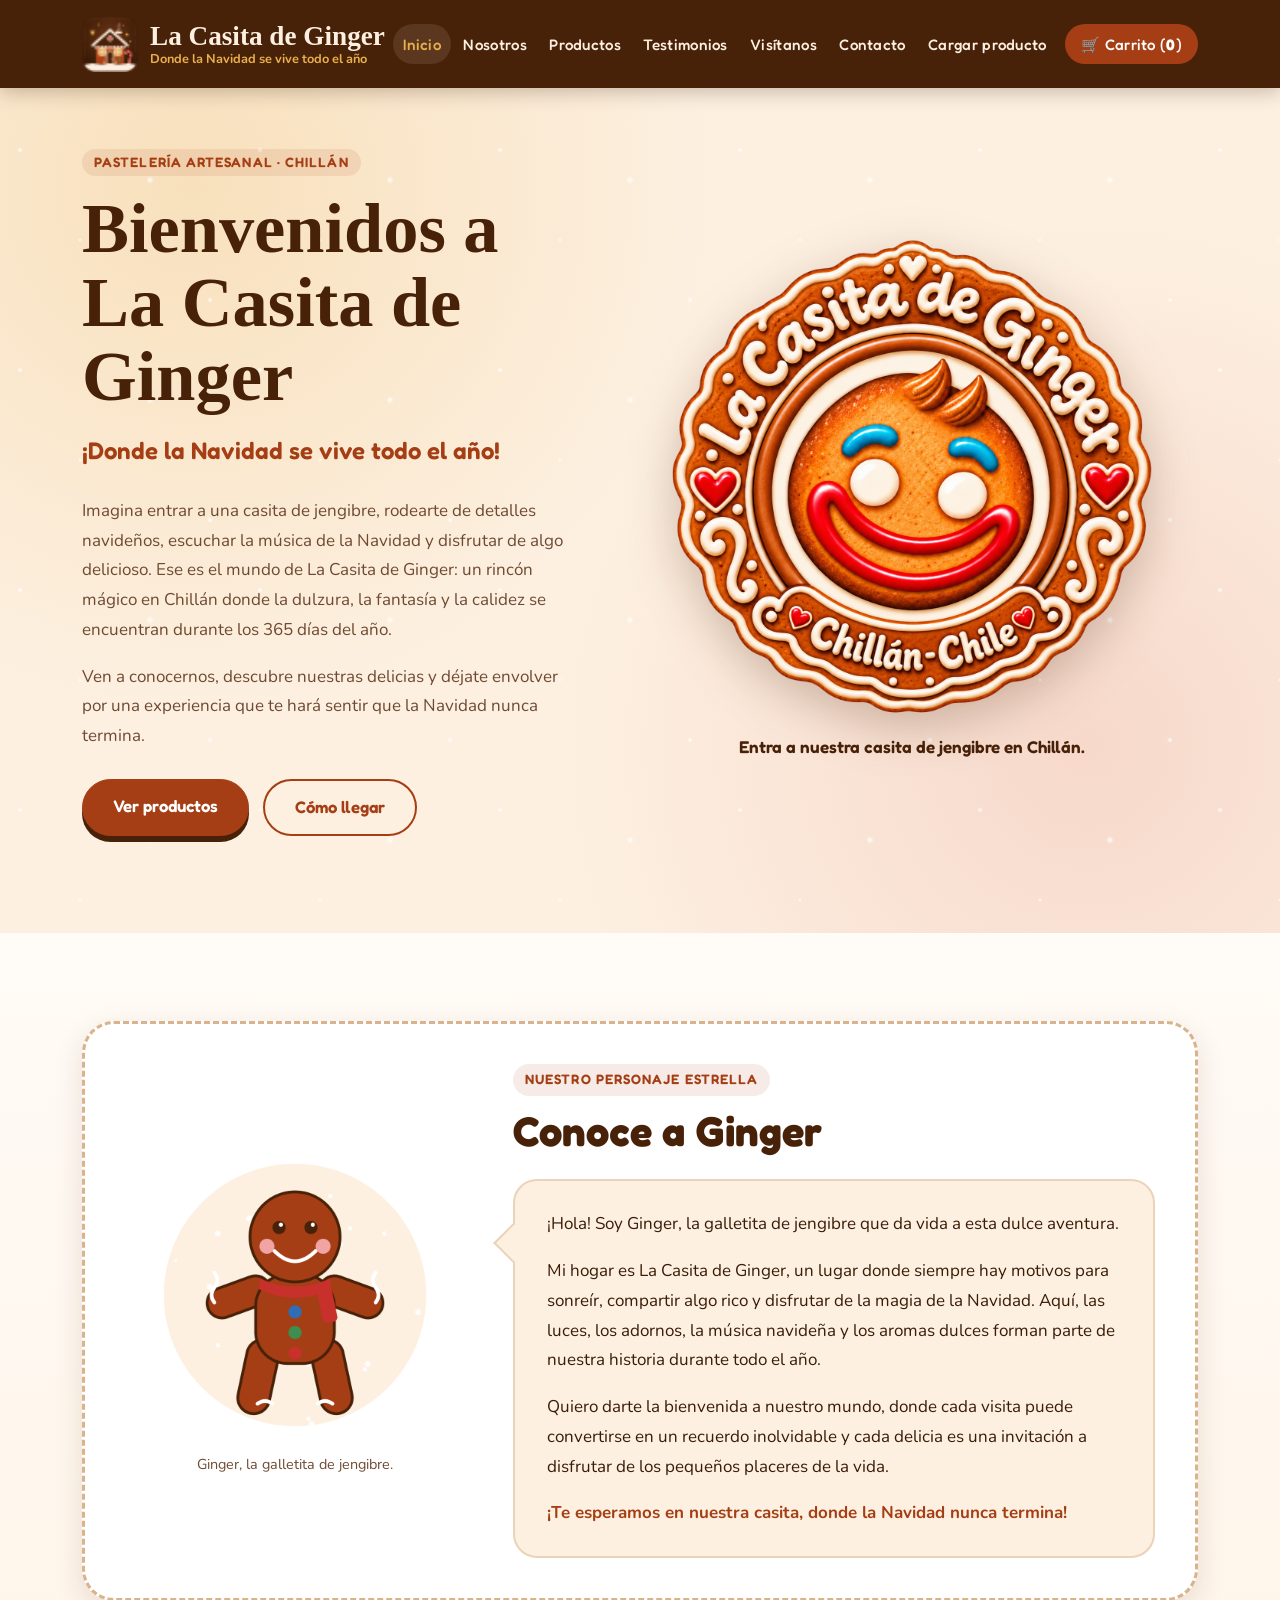
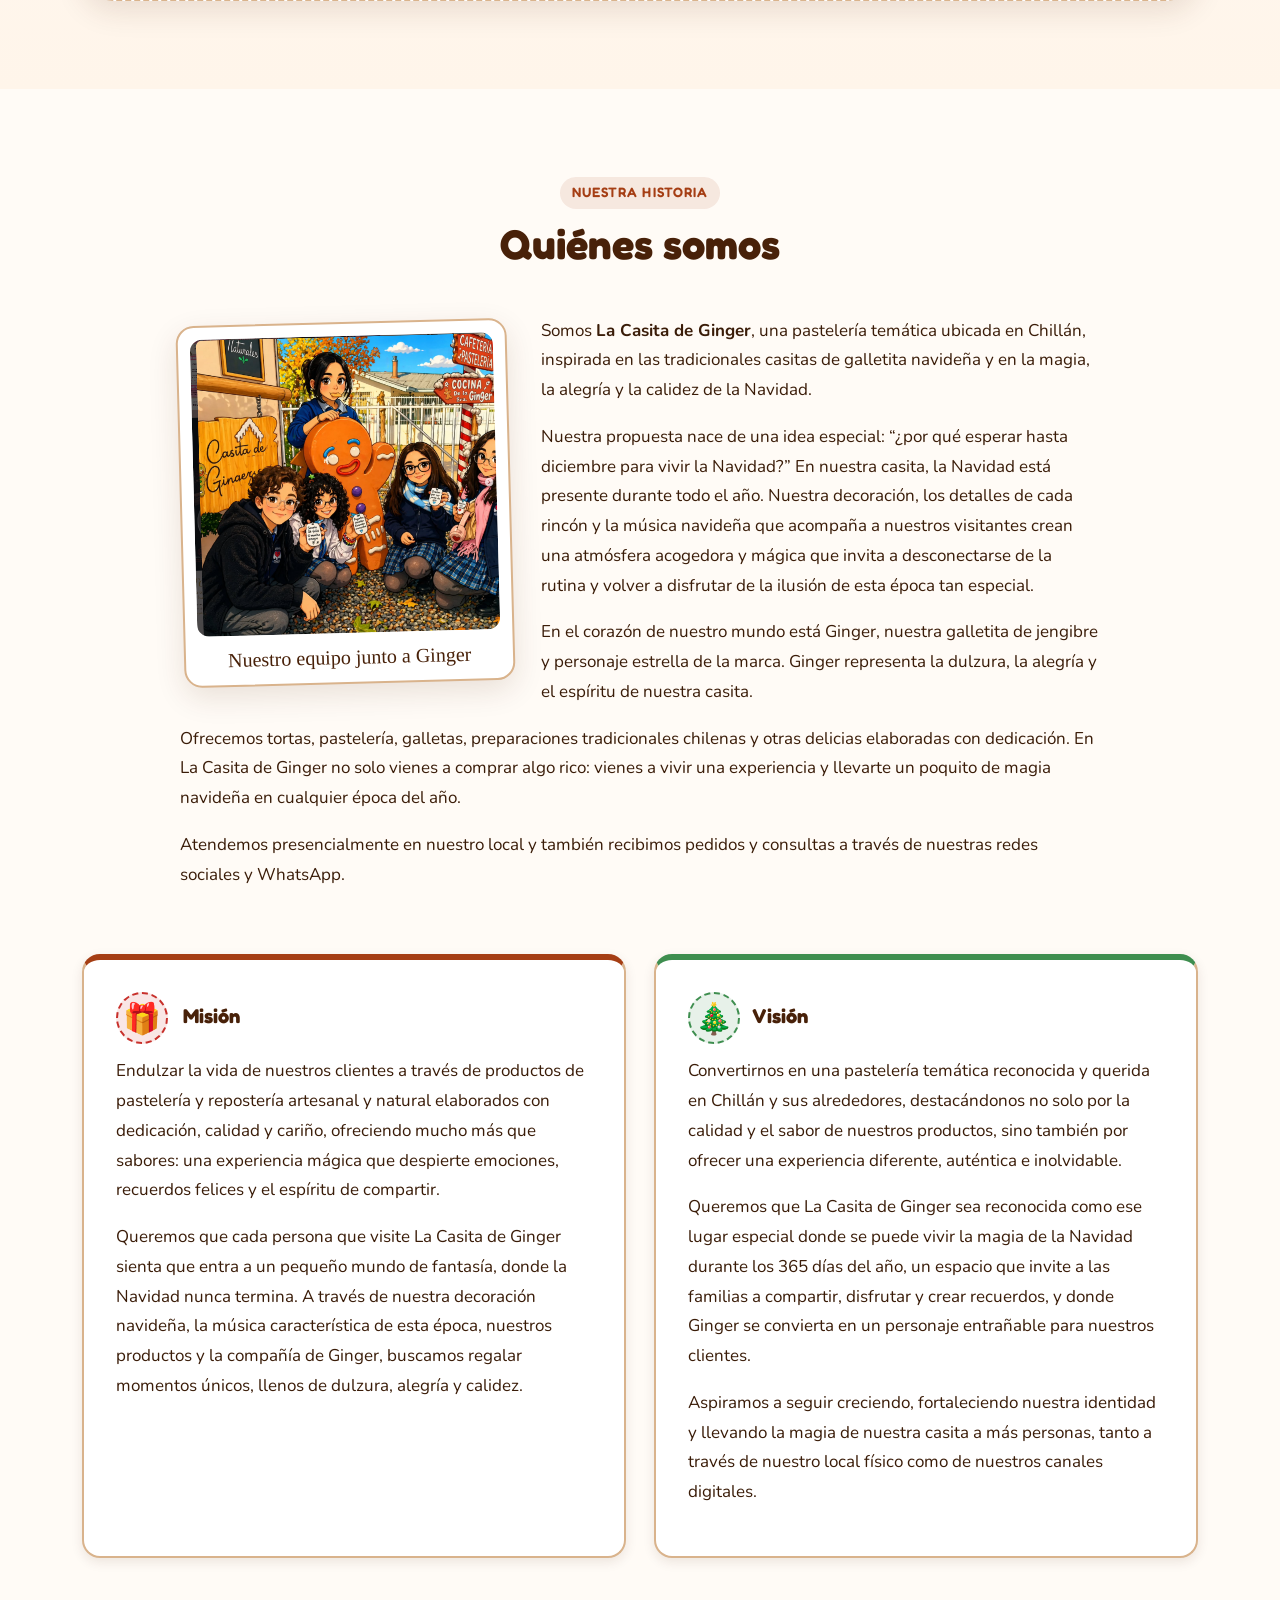
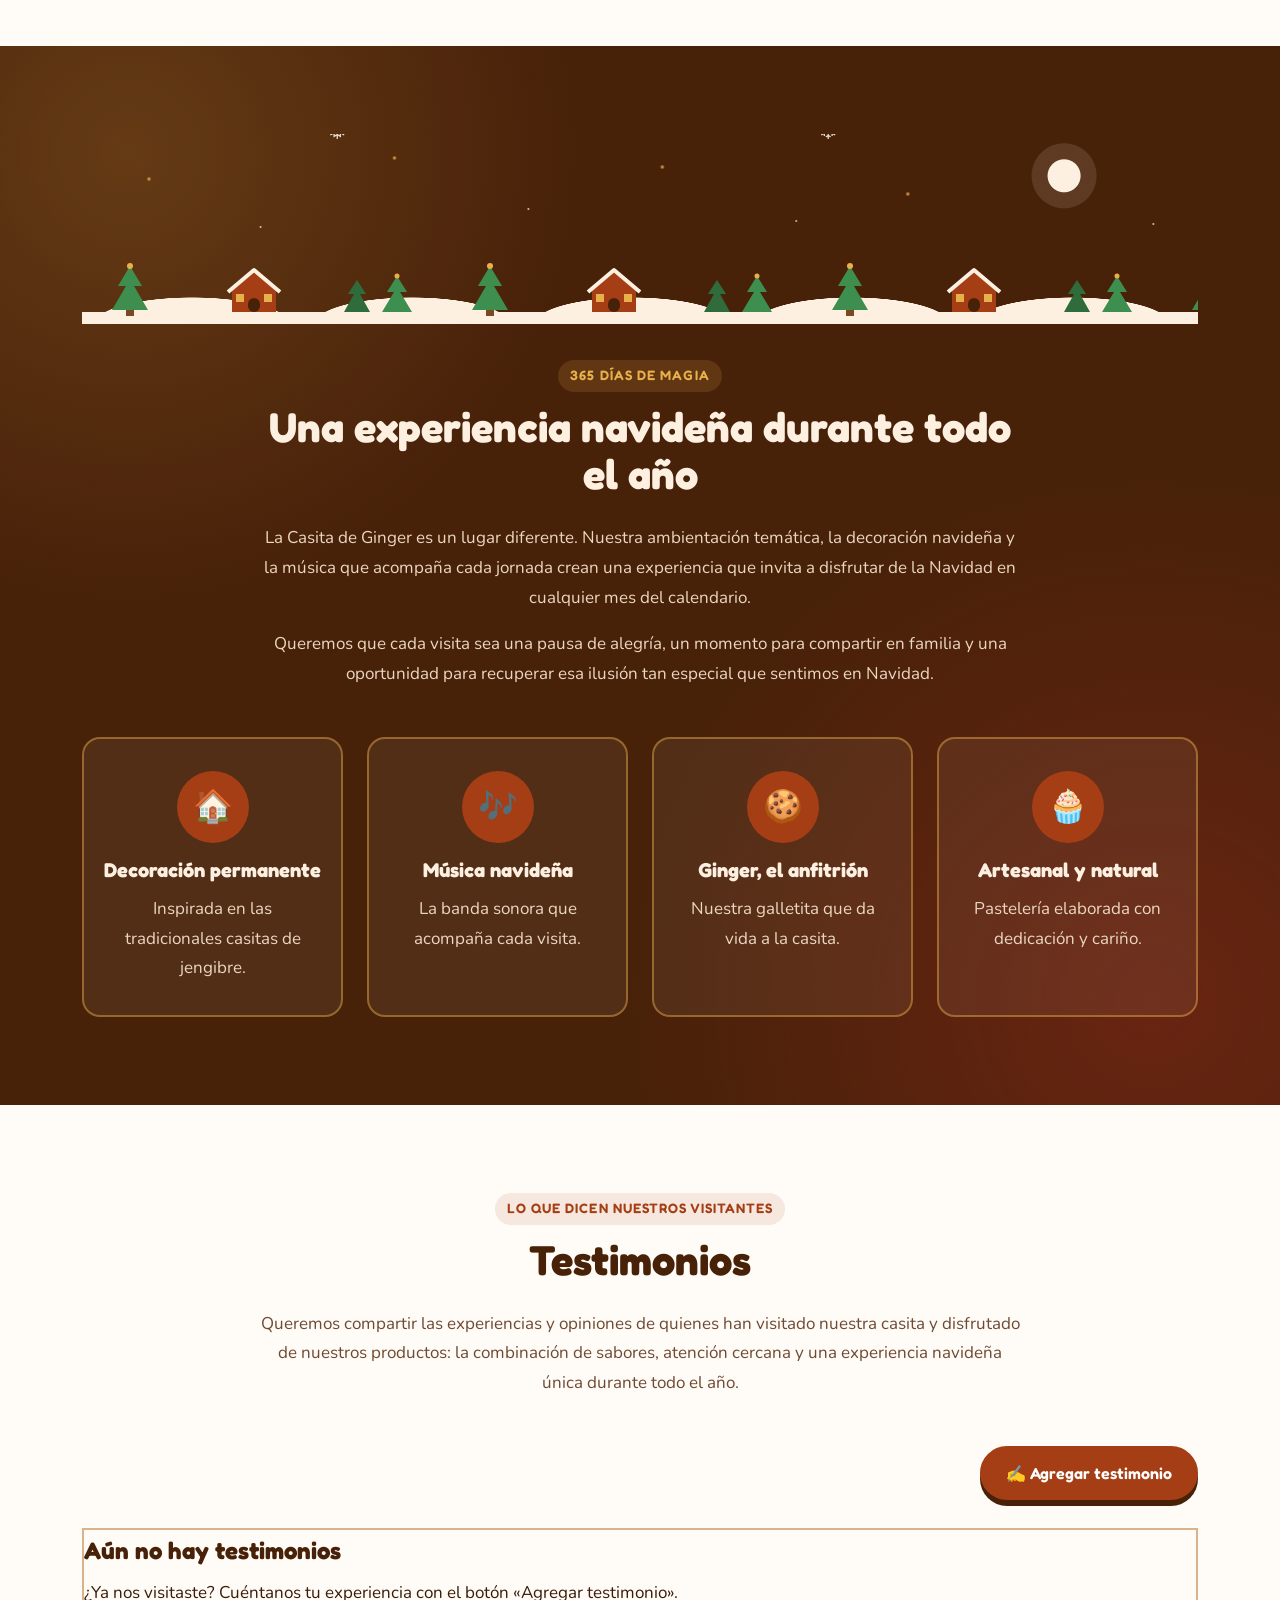
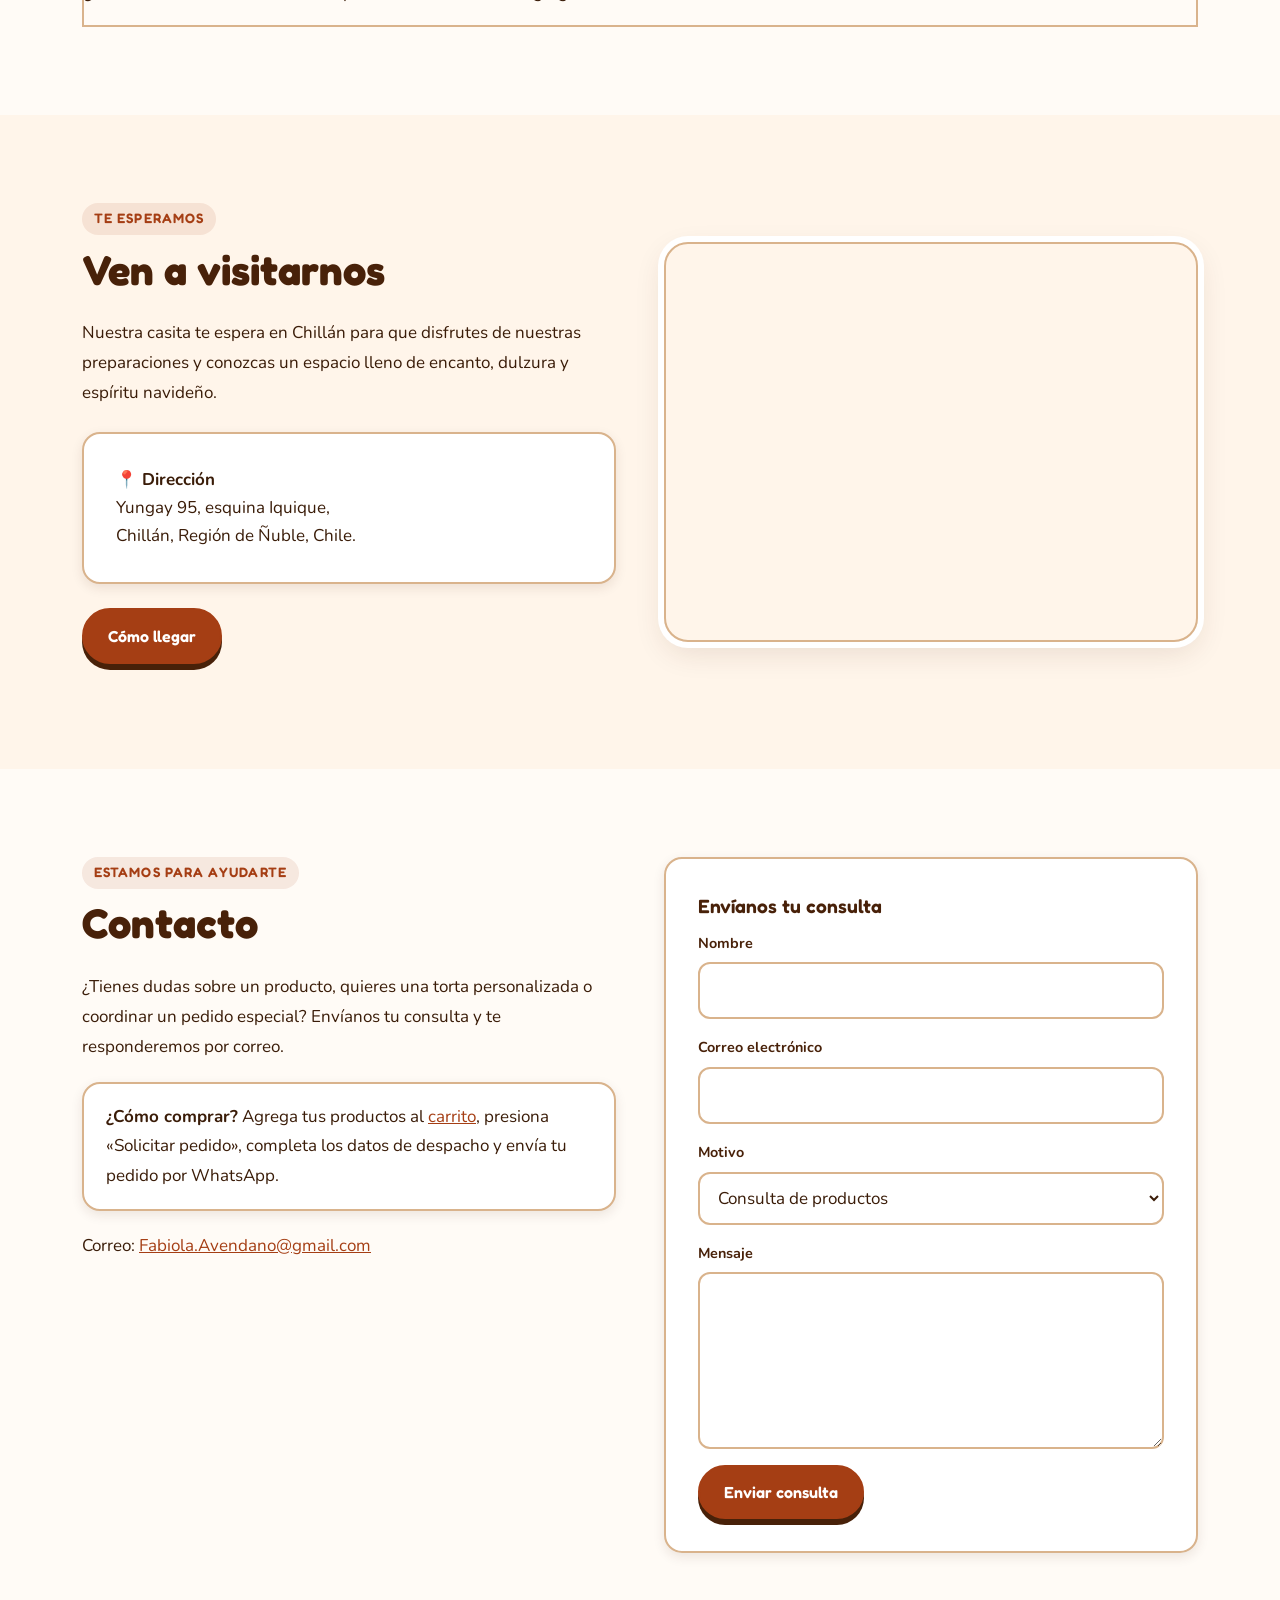
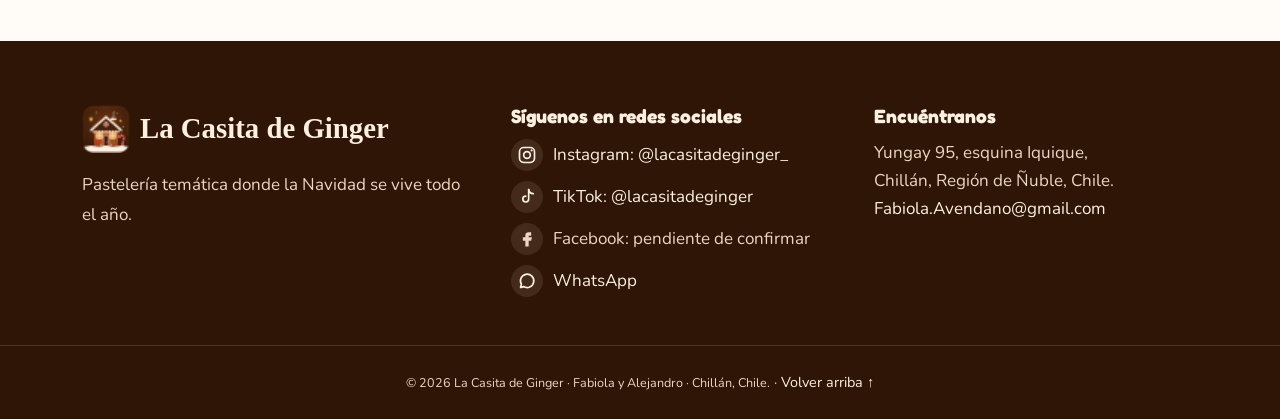
<file: index.html>
<!DOCTYPE html>
<html lang="es-CL">
<head>
  <meta charset="UTF-8">
  <meta name="viewport" content="width=device-width, initial-scale=1.0">
  <meta name="description" content="La Casita de Ginger: pastelería temática en Chillán donde la Navidad se vive todo el año. Tortas, galletas, pastelería y preparaciones tradicionales chilenas.">
  <meta name="keywords" content="pastelería, Chillán, Navidad, galletas de jengibre, tortas, repostería artesanal, Ñuble">
  <meta name="author" content="La Casita de Ginger">
  <meta name="theme-color" content="#482109">
  <title>La Casita de Ginger | Donde la Navidad se vive todo el año</title>
  <link rel="icon" href="img/logo.png" type="image/png">
  <link rel="preconnect" href="https://fonts.googleapis.com">
  <link rel="preconnect" href="https://fonts.gstatic.com" crossorigin>
  <link href="https://fonts.googleapis.com/css2?family=Fredoka:wght@500;600;700&family=Mountains+of+Christmas:wght@700&family=Nunito:wght@400;600;700&display=swap" rel="stylesheet">
  <!-- Template Agency (Start Bootstrap, licencia MIT): incluye Bootstrap 5.2.3 -->
  <link rel="stylesheet" href="css/agency.css">
  <!-- Estilos de La Casita de Ginger (Evaluaciones N°1 y N°2) adaptados al template -->
  <link rel="stylesheet" href="css/ginger.css">
  <script src="js/bootstrap.bundle.min.js" defer></script>
  <script src="js/agency.js" defer></script>
  <script src="js/productos.js" defer></script>
  <script src="js/catalogo-datos.js" defer></script>
  <script src="js/almacen-catalogo.js" defer></script>
  <script src="js/guia-despacho.js" defer></script>
  <script src="js/main.js" defer></script>
</head>
<body id="page-top">

  <a class="saltar" href="#contenido">Saltar al contenido</a>

  <!-- ===================== MENÚ (navbar del template Agency) ===================== -->
  <nav class="navbar navbar-expand-xl navbar-dark fixed-top" id="mainNav" aria-label="Navegación principal">
    <div class="container">
      <a class="navbar-brand marca" href="#inicio">
        <img src="img/logo.png" alt="Logo de La Casita de Ginger" width="56" height="56">
        <span class="marca-texto">
          <span class="marca-nombre">La Casita de Ginger</span>
          <span class="marca-lema">Donde la Navidad se vive todo el año</span>
        </span>
      </a>
      <button class="navbar-toggler" type="button" data-bs-toggle="collapse" data-bs-target="#navbarResponsive" aria-controls="navbarResponsive" aria-expanded="false" aria-label="Abrir o cerrar el menú">
        Menú <span aria-hidden="true">☰</span>
      </button>
      <div class="collapse navbar-collapse" id="navbarResponsive">
        <ul class="navbar-nav ms-auto py-3 py-xl-0" id="menu-principal">
            <li class="nav-item"><a class="nav-link" href="#inicio">Inicio</a></li>
            <li class="nav-item"><a class="nav-link" href="#nosotros">Nosotros</a></li>
            <li class="nav-item"><a class="nav-link" href="productos.html">Productos</a></li>
            <li class="nav-item"><a class="nav-link" href="#testimonios">Testimonios</a></li>
            <li class="nav-item"><a class="nav-link" href="#visitanos">Visítanos</a></li>
            <li class="nav-item"><a class="nav-link" href="#contacto">Contacto</a></li>
            <li class="nav-item"><a class="nav-link" href="cargar-producto.html">Cargar producto</a></li>
            <li class="nav-item"><a class="nav-link boton-carrito" id="abrir-carrito" href="#carrito">🛒 Carrito (<span id="contador-carrito">0</span>)</a></li>
        </ul>
      </div>
    </div>
  </nav>

  <main id="contenido">

    <!-- ===================== INICIO ===================== -->
    <section id="inicio" class="masthead hero" aria-labelledby="titulo-inicio">
      <div class="container hero-grid">
        <div class="hero-texto">
          <p class="etiqueta masthead-subheading">Pastelería artesanal · Chillán</p>
          <h1 id="titulo-inicio" class="masthead-heading">Bienvenidos a La Casita de Ginger</h1>
          <p class="lema">¡Donde la Navidad se vive todo el año!</p>
          <p>Imagina entrar a una casita de jengibre, rodearte de detalles navideños, escuchar la música de la Navidad y disfrutar de algo delicioso. Ese es el mundo de La Casita de Ginger: un rincón mágico en Chillán donde la dulzura, la fantasía y la calidez se encuentran durante los 365 días del año.</p>
          <p>Ven a conocernos, descubre nuestras delicias y déjate envolver por una experiencia que te hará sentir que la Navidad nunca termina.</p>
          <p class="acciones">
            <a class="btn btn-primary btn-xl" href="productos.html">Ver productos</a>
            <a class="btn btn-outline-primary btn-xl" href="#visitanos">Cómo llegar</a>
          </p>
        </div>

        <figure class="portada">
          <img src="img/portada.png" alt="Emblema de La Casita de Ginger: galleta de jengibre sonriente, Chillán - Chile" width="480" height="480">
          <figcaption>Entra a nuestra casita de jengibre en Chillán.</figcaption>
        </figure>
      </div>
    </section>

    <!-- ===================== GINGER ===================== -->
    <section id="ginger" class="page-section seccion seccion-ginger" aria-labelledby="titulo-ginger">
      <div class="container">
        <article class="ginger-tarjeta">
          <figure class="ginger-figura">
            <img src="img/ginger.png" alt="Ginger, la galletita de jengibre con bufanda roja y botones de colores" width="270" height="300">
            <figcaption>Ginger, la galletita de jengibre.</figcaption>
          </figure>
          <div class="ginger-texto">
            <p class="etiqueta">Nuestro personaje estrella</p>
            <h2 id="titulo-ginger" class="section-heading">Conoce a Ginger</h2>
            <blockquote class="globo">
              <p>¡Hola! Soy Ginger, la galletita de jengibre que da vida a esta dulce aventura.</p>
              <p>Mi hogar es La Casita de Ginger, un lugar donde siempre hay motivos para sonreír, compartir algo rico y disfrutar de la magia de la Navidad. Aquí, las luces, los adornos, la música navideña y los aromas dulces forman parte de nuestra historia durante todo el año.</p>
              <p>Quiero darte la bienvenida a nuestro mundo, donde cada visita puede convertirse en un recuerdo inolvidable y cada delicia es una invitación a disfrutar de los pequeños placeres de la vida.</p>
              <p><strong>¡Te esperamos en nuestra casita, donde la Navidad nunca termina!</strong></p>
            </blockquote>
          </div>
        </article>
      </div>
    </section>

    <!-- ===================== QUIÉNES SOMOS ===================== -->
    <section id="nosotros" class="page-section seccion" aria-labelledby="titulo-nosotros">
      <div class="container">
        <header class="seccion-cabecera">
          <p class="etiqueta">Nuestra historia</p>
          <h2 id="titulo-nosotros" class="section-heading">Quiénes somos</h2>
        </header>
        <div class="nosotros-texto">
          <figure class="foto-equipo">
            <img src="img/team.png" alt="Ilustración del equipo de La Casita de Ginger junto a la figura de Ginger, frente al local" width="577" height="565" loading="lazy">
            <figcaption>Nuestro equipo junto a Ginger</figcaption>
          </figure>
            <p>Somos <strong>La Casita de Ginger</strong>, una pastelería temática ubicada en Chillán, inspirada en las tradicionales casitas de galletita navideña y en la magia, la alegría y la calidez de la Navidad.</p>
            <p>Nuestra propuesta nace de una idea especial: <q>¿por qué esperar hasta diciembre para vivir la Navidad?</q> En nuestra casita, la Navidad está presente durante todo el año. Nuestra decoración, los detalles de cada rincón y la música navideña que acompaña a nuestros visitantes crean una atmósfera acogedora y mágica que invita a desconectarse de la rutina y volver a disfrutar de la ilusión de esta época tan especial.</p>
            <p>En el corazón de nuestro mundo está Ginger, nuestra galletita de jengibre y personaje estrella de la marca. Ginger representa la dulzura, la alegría y el espíritu de nuestra casita.</p>
            <p>Ofrecemos tortas, pastelería, galletas, preparaciones tradicionales chilenas y otras delicias elaboradas con dedicación. En La Casita de Ginger no solo vienes a comprar algo rico: vienes a vivir una experiencia y llevarte un poquito de magia navideña en cualquier época del año.</p>
            <p>Atendemos presencialmente en nuestro local y también recibimos pedidos y consultas a través de nuestras redes sociales y WhatsApp.</p>
        </div>

        <div class="tarjetas-2">
          <article id="mision" class="tarjeta">
            <h3><span class="icono-navidad" aria-hidden="true">🎁</span> Misión</h3>
            <p>Endulzar la vida de nuestros clientes a través de productos de pastelería y repostería artesanal y natural elaborados con dedicación, calidad y cariño, ofreciendo mucho más que sabores: una experiencia mágica que despierte emociones, recuerdos felices y el espíritu de compartir.</p>
            <p>Queremos que cada persona que visite La Casita de Ginger sienta que entra a un pequeño mundo de fantasía, donde la Navidad nunca termina. A través de nuestra decoración navideña, la música característica de esta época, nuestros productos y la compañía de Ginger, buscamos regalar momentos únicos, llenos de dulzura, alegría y calidez.</p>
          </article>
          <article id="vision" class="tarjeta">
            <h3><span class="icono-navidad" aria-hidden="true">🎄</span> Visión</h3>
            <p>Convertirnos en una pastelería temática reconocida y querida en Chillán y sus alrededores, destacándonos no solo por la calidad y el sabor de nuestros productos, sino también por ofrecer una experiencia diferente, auténtica e inolvidable.</p>
            <p>Queremos que La Casita de Ginger sea reconocida como ese lugar especial donde se puede vivir la magia de la Navidad durante los 365 días del año, un espacio que invite a las familias a compartir, disfrutar y crear recuerdos, y donde Ginger se convierta en un personaje entrañable para nuestros clientes.</p>
            <p>Aspiramos a seguir creciendo, fortaleciendo nuestra identidad y llevando la magia de nuestra casita a más personas, tanto a través de nuestro local físico como de nuestros canales digitales.</p>
          </article>
        </div>
      </div>
    </section>

    <!-- ===================== CARRITO ===================== -->
    <aside id="carrito" class="offcanvas offcanvas-end carrito" tabindex="-1" aria-labelledby="titulo-carrito">
      <div class="offcanvas-body carrito-panel">
        <header class="carrito-cabecera">
          <h2 id="titulo-carrito">🛒 Carrito de compra</h2>
          <button type="button" class="carrito-cerrar" id="cerrar-carrito" aria-label="Cerrar carrito" data-bs-dismiss="offcanvas">✕</button>
        </header>
        <ol class="pasos-pedido" id="pasos-pedido" aria-label="Pasos para solicitar tu pedido">
          <li class="activo" data-paso="1"><span>1</span> Carrito</li>
          <li data-paso="2"><span>2</span> Datos de despacho</li>
          <li data-paso="3"><span>3</span> Envío por WhatsApp</li>
        </ol>
        <p id="carrito-vacio">Tu carrito está vacío. Agrega productos desde <a href="productos.html">Nuestros productos</a>.</p>
        <table id="tabla-carrito" hidden>
          <caption>Detalle de tu pedido</caption>
          <thead>
            <tr>
              <th scope="col">Producto</th>
              <th scope="col">Precio</th>
              <th scope="col">Cantidad</th>
              <th scope="col">Subtotal</th>
              <th scope="col">Acción</th>
            </tr>
          </thead>
          <tbody id="carrito-items"></tbody>
          <tfoot>
            <tr>
              <th scope="row" colspan="3">Total</th>
              <td colspan="2"><strong id="carrito-total">$0</strong></td>
            </tr>
          </tfoot>
        </table>
        <p class="carrito-acciones">
          <button type="button" class="boton boton-secundario" id="vaciar-carrito">Vaciar carrito</button>
          <button type="button" class="boton" id="haz-tu-pedido" aria-controls="form-pedido" aria-expanded="false">Solicitar pedido</button>
        </p>

        <form id="form-pedido" class="formulario form-pedido" hidden>
          <fieldset>
            <legend>Datos para la guía de despacho</legend>
            <p class="campo">
              <label for="pedido-nombre">Nombre completo</label>
              <input type="text" id="pedido-nombre" name="nombre" required maxlength="60" autocomplete="name">
            </p>
            <p class="campo">
              <label for="pedido-telefono">Teléfono</label>
              <input type="tel" id="pedido-telefono" name="telefono" required maxlength="15" placeholder="+56 9 1234 5678" autocomplete="tel">
            </p>
            <p class="campo">
              <label for="pedido-correo">Correo electrónico</label>
              <input type="email" id="pedido-correo" name="correo" maxlength="60" autocomplete="email">
            </p>
            <fieldset class="opciones">
              <legend>Tipo de entrega</legend>
              <label><input type="radio" name="entrega" value="Despacho a domicilio" checked> Despacho a domicilio</label>
              <label><input type="radio" name="entrega" value="Retiro en el local"> Retiro en el local (Yungay 95)</label>
            </fieldset>
            <p class="campo">
              <label for="pedido-direccion">Dirección de despacho</label>
              <input type="text" id="pedido-direccion" name="direccion" maxlength="80" placeholder="Calle, número, depto." autocomplete="street-address">
            </p>
            <p class="campo">
              <label for="pedido-comuna">Comuna</label>
              <select id="pedido-comuna" name="comuna">
                <option>Chillán</option>
                <option>Chillán Viejo</option>
                <option>San Carlos</option>
                <option>Bulnes</option>
                <option>Coihueco</option>
                <option>Pinto</option>
              </select>
            </p>
            <p class="campo">
              <label for="pedido-fecha">Fecha de entrega</label>
              <input type="date" id="pedido-fecha" name="fecha" required>
            </p>
            <p class="campo">
              <label for="pedido-horario">Horario</label>
              <select id="pedido-horario" name="horario">
                <option>10:00 a 13:00</option>
                <option>13:00 a 16:00</option>
                <option>16:00 a 19:00</option>
              </select>
            </p>
            <p class="campo">
              <label for="pedido-observaciones">Observaciones</label>
              <textarea id="pedido-observaciones" name="observaciones" rows="3" cols="40" maxlength="200" placeholder="Ej: dedicatoria en la torta, timbre no funciona…"></textarea>
            </p>
            <p class="carrito-acciones">
              <button type="submit" class="boton boton-whatsapp" id="enviar-pedido">Enviar pedido por WhatsApp</button>
              <button type="button" class="boton boton-secundario" id="cancelar-pedido">Cancelar</button>
            </p>
          </fieldset>
        </form>
        <p id="mensaje-guia" class="mensaje-ok" role="status" hidden></p>
        <p class="nota"><small>Al enviar el pedido se descarga la guía de despacho en PDF y se abre WhatsApp con el detalle para coordinar el pago y la entrega. En el celular, la guía se adjunta directamente al compartir por WhatsApp.</small></p>
      </div>
    </aside>

    <!-- ===================== EXPERIENCIA ===================== -->
    <section id="experiencia" class="page-section seccion seccion-oscura" aria-labelledby="titulo-experiencia">
      <div class="container">
        <div class="cielo-trineo" aria-hidden="true">
          <div class="trineo">
            <span class="estela"></span>
            <img class="trineo-dibujo" src="img/navidad/trineo.svg" alt="" width="300" height="120">
          </div>
          <span class="copo c1">❄</span><span class="copo c2">❅</span><span class="copo c3">❄</span><span class="copo c4">❆</span><span class="copo c5">❄</span><span class="copo c6">❅</span><span class="copo c7">❆</span>
          <div class="paisaje"></div>
        </div>
        <header class="seccion-cabecera">
          <p class="etiqueta">365 días de magia</p>
          <h2 id="titulo-experiencia" class="section-heading">Una experiencia navideña durante todo el año</h2>
          <p>La Casita de Ginger es un lugar diferente. Nuestra ambientación temática, la decoración navideña y la música que acompaña cada jornada crean una experiencia que invita a disfrutar de la Navidad en cualquier mes del calendario.</p>
          <p>Queremos que cada visita sea una pausa de alegría, un momento para compartir en familia y una oportunidad para recuperar esa ilusión tan especial que sentimos en Navidad.</p>
        </header>
        <ul class="caracteristicas">
          <li><span class="icono" aria-hidden="true">🏠</span><h3>Decoración permanente</h3><p>Inspirada en las tradicionales casitas de jengibre.</p></li>
          <li><span class="icono" aria-hidden="true">🎶</span><h3>Música navideña</h3><p>La banda sonora que acompaña cada visita.</p></li>
          <li><span class="icono" aria-hidden="true">🍪</span><h3>Ginger, el anfitrión</h3><p>Nuestra galletita que da vida a la casita.</p></li>
          <li><span class="icono" aria-hidden="true">🧁</span><h3>Artesanal y natural</h3><p>Pastelería elaborada con dedicación y cariño.</p></li>
        </ul>
      </div>
    </section>

    <!-- ===================== TESTIMONIOS ===================== -->
    <section id="testimonios" class="page-section seccion" aria-labelledby="titulo-testimonios">
      <div class="container">
        <header class="seccion-cabecera">
          <p class="etiqueta">Lo que dicen nuestros visitantes</p>
          <h2 id="titulo-testimonios" class="section-heading">Testimonios</h2>
          <p>Queremos compartir las experiencias y opiniones de quienes han visitado nuestra casita y disfrutado de nuestros productos: la combinación de sabores, atención cercana y una experiencia navideña única durante todo el año.</p>
        </header>
        <div class="barra-testimonios">
          <p id="promedio-testimonios" class="promedio" hidden></p>
          <button type="button" class="boton" id="abrir-testimonio" aria-haspopup="dialog" aria-controls="modal-testimonio">✍️ Agregar testimonio</button>
        </div>
        <div id="sin-testimonios" class="sin-productos" role="status">
          <p class="sin-productos-titulo">Aún no hay testimonios</p>
          <p>¿Ya nos visitaste? Cuéntanos tu experiencia con el botón «Agregar testimonio».</p>
        </div>
        <ul id="lista-testimonios" class="tarjetas-3 lista-testimonios" aria-label="Testimonios, 3 por página, del más reciente al más antiguo" hidden></ul>
        <nav class="paginacion" id="paginacion-testimonios" aria-label="Páginas de testimonios" hidden>
          <button type="button" id="testimonios-anterior" aria-label="Testimonios anteriores">&larr; Anterior</button>
          <span id="testimonios-pagina" class="indicador-pagina" aria-live="polite">Página 1 de 1</span>
          <button type="button" id="testimonios-siguiente" aria-label="Testimonios siguientes">Siguiente &rarr;</button>
        </nav>
      </div>
    </section>

    <!-- ===================== VISÍTANOS ===================== -->
    <section id="visitanos" class="page-section seccion seccion-crema" aria-labelledby="titulo-visitanos">
      <div class="container dos-columnas centrado">
        <div>
          <p class="etiqueta">Te esperamos</p>
          <h2 id="titulo-visitanos" class="section-heading">Ven a visitarnos</h2>
          <p>Nuestra casita te espera en Chillán para que disfrutes de nuestras preparaciones y conozcas un espacio lleno de encanto, dulzura y espíritu navideño.</p>
          <address class="tarjeta direccion">
            <strong>📍 Dirección</strong><br>
            Yungay 95, esquina Iquique,<br>
            Chillán, Región de Ñuble, Chile.
          </address>
          <p><a class="boton" href="https://www.google.com/maps/place/Yungay+95,+3810216+Chill%C3%A1n,+%C3%91uble/@-36.6026121,-72.0885821,18z/data=!4m15!1m8!3m7!1s0x9668d62bde1666a7:0xc4180801af2ac24b!2sYungay+95,+3810216+Chill%C3%A1n,+%C3%91uble!3b1!8m2!3d-36.6026961!4d-72.0885901!16s%2Fg%2F11lyps9l3c!3m5!1s0x9668d62bde1666a7:0xc4180801af2ac24b!8m2!3d-36.6026961!4d-72.0885901!16s%2Fg%2F11lyps9l3c?entry=ttu&amp;g_ep=EgoyMDI2MTEwMS4wIKXMDSoASAFQAw%3D%3D" target="_blank" rel="noopener noreferrer">Cómo llegar</a></p>
        </div>
        <iframe class="mapa" src="https://www.google.com/maps?q=-36.6026961,-72.0885901&amp;z=17&amp;output=embed" width="600" height="350" title="Mapa de ubicación de La Casita de Ginger en Chillán" loading="lazy"></iframe>
      </div>
    </section>

    <!-- ===================== CONTACTO ===================== -->
    <section id="contacto" class="page-section seccion" aria-labelledby="titulo-contacto">
      <div class="container dos-columnas">
        <div class="contacto-info">
          <p class="etiqueta">Estamos para ayudarte</p>
          <h2 id="titulo-contacto" class="section-heading">Contacto</h2>
          <p>¿Tienes dudas sobre un producto, quieres una torta personalizada o coordinar un pedido especial? Envíanos tu consulta y te responderemos por correo.</p>
          <p class="tarjeta como-comprar"><strong>¿Cómo comprar?</strong> Agrega tus productos al <a href="#carrito" class="abrir-carrito-enlace">carrito</a>, presiona «Solicitar pedido», completa los datos de despacho y envía tu pedido por WhatsApp.</p>
          <p>Correo: <a href="mailto:Fabiola.Avendano@gmail.com">Fabiola.Avendano@gmail.com</a></p>
        </div>
        <form class="formulario tarjeta" id="form-consulta" action="mailto:Fabiola.Avendano@gmail.com" method="post" enctype="text/plain">
          <fieldset>
            <legend>Envíanos tu consulta</legend>
            <p class="campo">
              <label for="nombre">Nombre</label>
              <input type="text" id="nombre" name="nombre" required autocomplete="name">
            </p>
            <p class="campo">
              <label for="correo">Correo electrónico</label>
              <input type="email" id="correo" name="correo" required autocomplete="email">
            </p>
            <p class="campo">
              <label for="motivo">Motivo</label>
              <select id="motivo" name="motivo">
                <option>Consulta de productos</option>
                <option>Pedido especial / torta personalizada</option>
                <option>Otro</option>
              </select>
            </p>
            <p class="campo">
              <label for="mensaje">Mensaje</label>
              <textarea id="mensaje" name="mensaje" rows="5" cols="40" required></textarea>
            </p>
            <button type="submit" class="boton">Enviar consulta</button>
            <p class="mensaje-guia" id="mensaje-consulta" role="status" hidden></p>
          </fieldset>
        </form>
      </div>
    </section>

  </main>

  <!-- ===================== MODAL: AGREGAR TESTIMONIO ===================== -->
  <div class="modal fade" id="modal-testimonio" tabindex="-1" aria-labelledby="titulo-modal-testimonio" aria-hidden="true">
  <div class="modal-dialog modal-dialog-centered modal-dialog-scrollable">
  <div class="modal-content ventana">
    <header class="modal-cabecera">
      <h2 id="titulo-modal-testimonio">Agregar testimonio</h2>
      <button type="button" class="modal-cerrar" id="cerrar-testimonio" aria-label="Cerrar" data-bs-dismiss="modal">✕</button>
    </header>
    <div class="modal-body p-0">
    <form id="form-testimonio" class="formulario form-testimonio">
      <p>Cuéntanos cómo fue tu visita a La Casita de Ginger. Tu testimonio aparecerá en la sección «Testimonios», ordenado por fecha.</p>
      <p class="campo">
        <label for="testimonio-nombre">Nombre *</label>
        <input type="text" id="testimonio-nombre" name="nombre" required maxlength="40" autocomplete="name">
      </p>
      <p class="campo">
        <label for="testimonio-comuna">Comuna</label>
        <input type="text" id="testimonio-comuna" name="comuna" maxlength="40" placeholder="Ej: Chillán">
      </p>
      <p class="campo">
        <label for="testimonio-fecha">Fecha de la visita *</label>
        <input type="date" id="testimonio-fecha" name="fecha" required>
      </p>
      <fieldset class="puntuacion">
        <legend>Puntuación * <small>(máximo 5 estrellas)</small></legend>
        <div class="estrellas-entrada">
          <input type="radio" id="estrella-5" name="puntuacion" value="5" required>
          <label for="estrella-5" title="5 de 5 estrellas"><span class="solo-lectores">5 estrellas</span></label>
          <input type="radio" id="estrella-4" name="puntuacion" value="4">
          <label for="estrella-4" title="4 de 5 estrellas"><span class="solo-lectores">4 estrellas</span></label>
          <input type="radio" id="estrella-3" name="puntuacion" value="3">
          <label for="estrella-3" title="3 de 5 estrellas"><span class="solo-lectores">3 estrellas</span></label>
          <input type="radio" id="estrella-2" name="puntuacion" value="2">
          <label for="estrella-2" title="2 de 5 estrellas"><span class="solo-lectores">2 estrellas</span></label>
          <input type="radio" id="estrella-1" name="puntuacion" value="1">
          <label for="estrella-1" title="1 de 5 estrellas"><span class="solo-lectores">1 estrella</span></label>
        </div>
        <p id="texto-puntuacion" class="texto-puntuacion" aria-live="polite">Elige de 1 a 5 estrellas.</p>
      </fieldset>
      <p class="campo">
        <label for="testimonio-texto">Testimonio *</label>
        <textarea id="testimonio-texto" name="texto" rows="4" required maxlength="300"></textarea>
      </p>
      <p class="campo-botones">
        <button type="submit" class="boton">Publicar testimonio</button>
        <button type="button" class="boton boton-secundario" id="cancelar-testimonio">Cancelar</button>
      </p>
      <p class="nota"><small>Los testimonios se guardan en este navegador (demostración sin servidor).</small></p>
    </form>
    </div>
  </div>
  </div>
  </div>


  <!-- ===================== PIE DE PÁGINA ===================== -->
  <footer class="pie">
    <div class="container pie-grid">
      <section aria-labelledby="titulo-pie-marca">
        <h2 id="titulo-pie-marca" class="pie-marca">
          <img src="img/logo.png" alt="" width="48" height="48"> La Casita de Ginger
        </h2>
        <p>Pastelería temática donde la Navidad se vive todo el año.</p>
      </section>
      <section aria-labelledby="titulo-redes">
        <h2 id="titulo-redes">Síguenos en redes sociales</h2>
        <ul class="redes">
          <li><a href="https://www.instagram.com/lacasitadeginger_/" target="_blank" rel="noopener noreferrer"><svg width="20" height="20" viewBox="0 0 24 24" aria-hidden="true"><rect x="3" y="3" width="18" height="18" rx="5" fill="none" stroke="currentColor" stroke-width="2"/><circle cx="12" cy="12" r="4" fill="none" stroke="currentColor" stroke-width="2"/><circle cx="17.5" cy="6.5" r="1.3" fill="currentColor"/></svg> Instagram: @lacasitadeginger_</a></li>
          <li><a href="https://www.tiktok.com/@lacasitadeginger" target="_blank" rel="noopener noreferrer"><svg width="20" height="20" viewBox="0 0 24 24" aria-hidden="true"><path d="M14 3v11.5a3.5 3.5 0 1 1-3.5-3.5" fill="none" stroke="currentColor" stroke-width="2" stroke-linecap="round"/><path d="M14 3c.5 3 2.5 5 5.5 5" fill="none" stroke="currentColor" stroke-width="2" stroke-linecap="round"/></svg> TikTok: @lacasitadeginger</a></li>
          <li><svg width="20" height="20" viewBox="0 0 24 24" aria-hidden="true"><path d="M14 8h3V4h-3a4 4 0 0 0-4 4v2H7v4h3v7h4v-7h3l1-4h-4V8z" fill="currentColor"/></svg> Facebook: pendiente de confirmar</li>
          <li><a href="https://wa.me/56966292613" target="_blank" rel="noopener noreferrer"><svg width="20" height="20" viewBox="0 0 24 24" aria-hidden="true"><path d="M4 20l1.3-4A8 8 0 1 1 8 18.7z" fill="none" stroke="currentColor" stroke-width="2" stroke-linejoin="round"/></svg> WhatsApp</a></li>
        </ul>
      </section>
      <section aria-labelledby="titulo-pie-contacto">
        <h2 id="titulo-pie-contacto">Encuéntranos</h2>
        <address>
          Yungay 95, esquina Iquique,<br>
          Chillán, Región de Ñuble, Chile.<br>
          <a href="mailto:Fabiola.Avendano@gmail.com">Fabiola.Avendano@gmail.com</a>
        </address>
      </section>
    </div>
    <p class="pie-legal"><small>&copy; <span id="anio">2026</span> La Casita de Ginger · Fabiola y Alejandro · Chillán, Chile.</small> · <a href="#inicio">Volver arriba &uarr;</a></p>
  </footer>

</body>
</html>
</file>
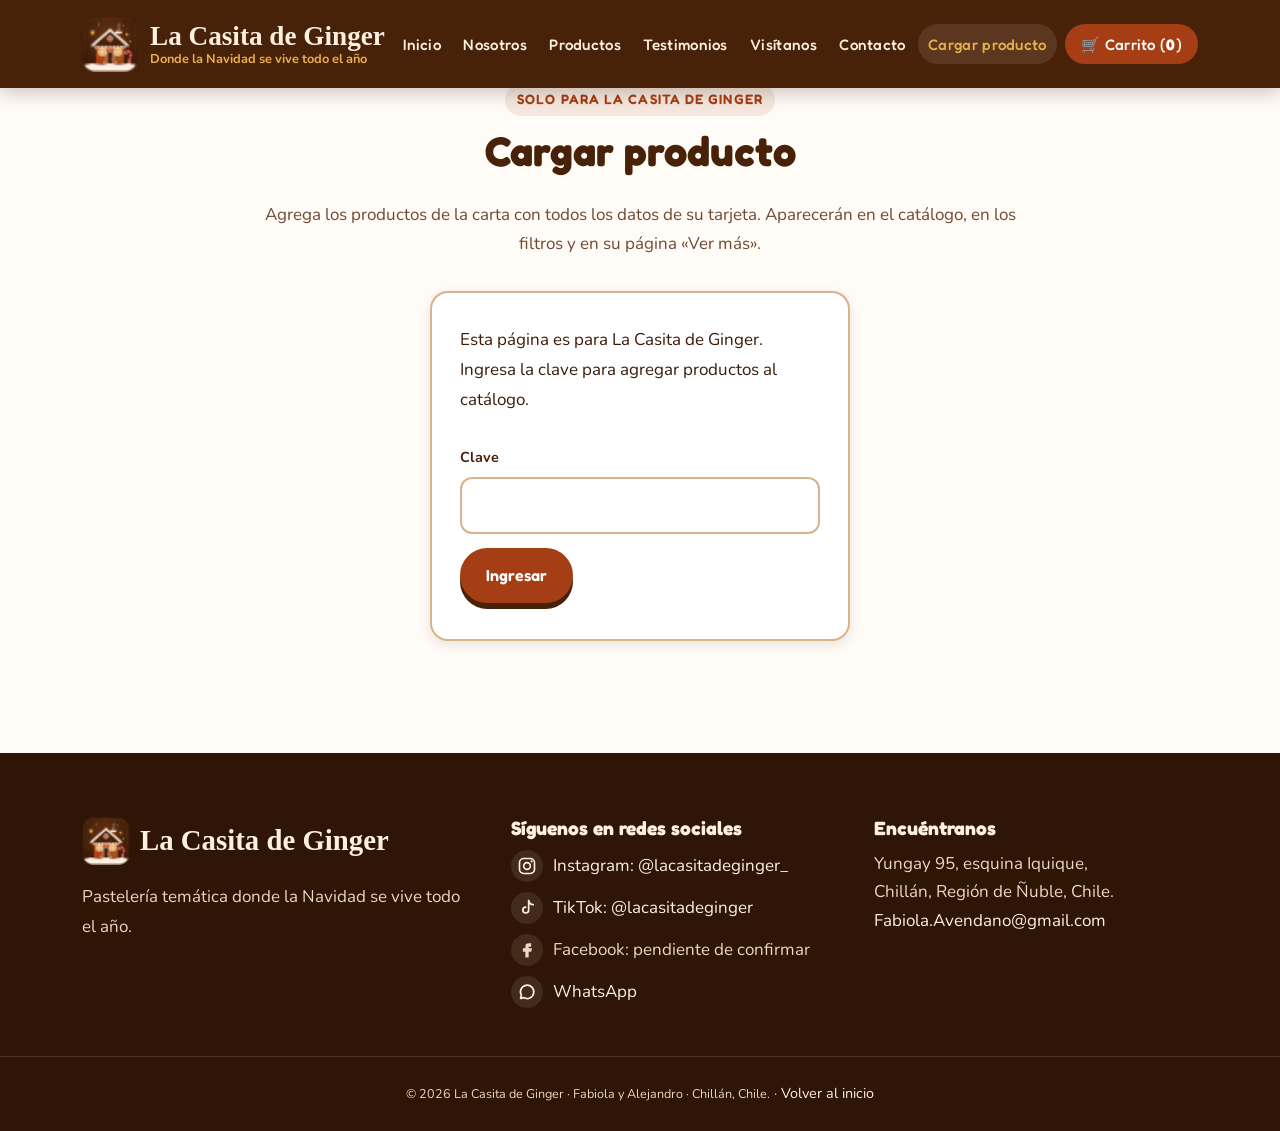
<file: cargar-producto.html>
<!DOCTYPE html>
<html lang="es-CL">
<head>
  <meta charset="UTF-8">
  <meta name="viewport" content="width=device-width, initial-scale=1.0">
  <meta name="description" content="Página de La Casita de Ginger para cargar productos al catálogo.">
  <meta name="author" content="La Casita de Ginger">
  <meta name="theme-color" content="#482109">
  <title>Cargar producto | La Casita de Ginger</title>
  <link rel="icon" href="img/logo.png" type="image/png">
  <link rel="preconnect" href="https://fonts.googleapis.com">
  <link rel="preconnect" href="https://fonts.gstatic.com" crossorigin>
  <link href="https://fonts.googleapis.com/css2?family=Fredoka:wght@500;600;700&family=Mountains+of+Christmas:wght@700&family=Nunito:wght@400;600;700&display=swap" rel="stylesheet">
  <!-- Template Agency (Start Bootstrap, licencia MIT): incluye Bootstrap 5.2.3 -->
  <link rel="stylesheet" href="css/agency.css">
  <!-- Estilos de La Casita de Ginger (Evaluaciones N°1 y N°2) adaptados al template -->
  <link rel="stylesheet" href="css/ginger.css">
  <script src="js/bootstrap.bundle.min.js" defer></script>
  <script src="js/agency.js" defer></script>
  <script src="js/productos.js" defer></script>
  <script src="js/catalogo-datos.js" defer></script>
  <script src="js/almacen-catalogo.js" defer></script>
  <script src="js/guia-despacho.js" defer></script>
  <script src="js/main.js" defer></script>
</head>
<body id="page-top" class="pagina-producto">

  <a class="saltar" href="#contenido">Saltar al contenido</a>

  <!-- ===================== MENÚ (navbar del template Agency) ===================== -->
  <nav class="navbar navbar-expand-xl navbar-dark fixed-top" id="mainNav" aria-label="Navegación principal">
    <div class="container">
      <a class="navbar-brand marca" href="index.html#inicio">
        <img src="img/logo.png" alt="Logo de La Casita de Ginger" width="56" height="56">
        <span class="marca-texto">
          <span class="marca-nombre">La Casita de Ginger</span>
          <span class="marca-lema">Donde la Navidad se vive todo el año</span>
        </span>
      </a>
      <button class="navbar-toggler" type="button" data-bs-toggle="collapse" data-bs-target="#navbarResponsive" aria-controls="navbarResponsive" aria-expanded="false" aria-label="Abrir o cerrar el menú">
        Menú <span aria-hidden="true">☰</span>
      </button>
      <div class="collapse navbar-collapse" id="navbarResponsive">
        <ul class="navbar-nav ms-auto py-3 py-xl-0" id="menu-principal">
            <li class="nav-item"><a class="nav-link" href="index.html#inicio">Inicio</a></li>
            <li class="nav-item"><a class="nav-link" href="index.html#nosotros">Nosotros</a></li>
            <li class="nav-item"><a class="nav-link" href="productos.html">Productos</a></li>
            <li class="nav-item"><a class="nav-link" href="index.html#testimonios">Testimonios</a></li>
            <li class="nav-item"><a class="nav-link" href="index.html#visitanos">Visítanos</a></li>
            <li class="nav-item"><a class="nav-link" href="index.html#contacto">Contacto</a></li>
            <li class="nav-item"><a class="nav-link" href="cargar-producto.html" aria-current="page">Cargar producto</a></li>
            <li class="nav-item"><a class="nav-link boton-carrito" id="abrir-carrito" href="#carrito">🛒 Carrito (<span id="contador-carrito">0</span>)</a></li>
        </ul>
      </div>
    </div>
  </nav>

  <main id="contenido" class="page-section seccion pagina-carga">
    <div class="container">
      <nav class="migas" aria-label="Ruta de navegación">
        <ol>
          <li><a href="index.html">Inicio</a></li>
          <li><a href="productos.html">Productos</a></li>
          <li aria-current="page">Cargar producto</li>
        </ol>
      </nav>

      <header class="seccion-cabecera">
        <p class="etiqueta">Solo para La Casita de Ginger</p>
        <h1 id="titulo-carga" class="section-heading">Cargar producto</h1>
        <p>Agrega los productos de la carta con todos los datos de su tarjeta. Aparecerán en el catálogo, en los filtros y en su página «Ver más».</p>
      </header>

        <form id="form-clave" class="formulario form-clave tarjeta">
          <p>Esta página es para La Casita de Ginger. Ingresa la clave para agregar productos al catálogo.</p>
          <p class="campo">
            <label for="clave-carga">Clave</label>
            <input type="password" id="clave-carga" name="clave" required autocomplete="current-password">
          </p>
          <p id="error-clave" class="mensaje-error" role="alert" hidden>Clave incorrecta. Inténtalo nuevamente.</p>
          <button type="submit" class="boton">Ingresar</button>
        </form>

        <div id="panel-carga" class="panel-carga" hidden>
          <form id="form-producto" class="formulario form-producto">
            <fieldset>
              <legend>Datos del producto</legend>
              <p class="campo">
                <label for="prod-nombre">Nombre *</label>
                <input type="text" id="prod-nombre" name="nombre" required maxlength="60" placeholder="Ej: Torta de manjar nuez">
              </p>
              <p class="campo">
                <label for="prod-categoria">Categoría *</label>
                <select id="prod-categoria" name="categoria" required>
                  <option value="tortas">Tortas</option>
                  <option value="galletas">Galletas</option>
                  <option value="pasteleria">Pastelería</option>
                  <option value="tradicionales">Tradicionales chilenas</option>
                </select>
              </p>
              <p class="campo" id="prod-campo-personas">
                <label for="prod-personas">Cantidad de personas *</label>
                <select id="prod-personas" name="personas"></select>
              </p>
              <p class="campo" id="prod-campo-especial" hidden>
                <label for="prod-especial" id="prod-titulo-especial">Característica</label>
                <select id="prod-especial" name="especial"></select>
              </p>
              <p class="campo">
                <label for="prod-imagen">Imagen *</label>
                <input type="file" id="prod-imagen" name="imagen" accept="image/png, image/jpeg, image/webp" required>
              </p>
              <p class="campo">
                <label for="prod-precio">Precio (CLP) *</label>
                <input type="number" id="prod-precio" name="precio" required min="500" step="10" placeholder="Ej: 18990">
              </p>
              <p class="campo">
                <label for="prod-oferta">Precio oferta (opcional)</label>
                <input type="number" id="prod-oferta" name="oferta" min="0" step="10" placeholder="Ej: 15990">
              </p>
              <p class="campo">
                <label for="prod-etiqueta">Etiqueta</label>
                <select id="prod-etiqueta" name="etiqueta">
                  <option value="ninguna">Sin etiqueta</option>
                  <option value="oferta">Oferta</option>
                  <option value="destacado">Producto destacado</option>
                  <option value="nuevo">Nuevo producto</option>
                </select>
              </p>
              <p class="campo">
                <label for="prod-formato">Formato *</label>
                <input type="text" id="prod-formato" name="formato" required maxlength="60" placeholder="Ej: 15 porciones · 22 cm">
              </p>
              <p class="campo campo-ancho">
                <label for="prod-descripcion">Descripción breve (tarjeta) *</label>
                <input type="text" id="prod-descripcion" name="descripcion" required maxlength="110">
              </p>
              <p class="campo campo-ancho">
                <label for="prod-detalle">Descripción completa (página «Ver más»)</label>
                <textarea id="prod-detalle" name="detalle" rows="3" maxlength="500"></textarea>
              </p>
              <p class="campo campo-ancho">
                <label for="prod-ingredientes">Ingredientes</label>
                <input type="text" id="prod-ingredientes" name="ingredientes" maxlength="200">
              </p>
            </fieldset>
            <p id="error-producto" class="mensaje-error" role="alert" hidden></p>
            <p class="campo-botones">
              <button type="submit" class="boton">Guardar producto</button>
              <button type="reset" class="boton boton-secundario">Limpiar</button>
            </p>
            <p id="mensaje-producto" class="mensaje-ok" role="status" hidden></p>
          </form>

          <aside class="vista-previa" aria-labelledby="titulo-vista-previa">
            <h3 id="titulo-vista-previa">Vista previa de la tarjeta</h3>
            <div id="vista-previa"></div>
          </aside>

          <section class="productos-cargados" aria-labelledby="titulo-cargados">
            <h3 id="titulo-cargados">Productos del catálogo</h3>
            <ul id="lista-admin" class="lista-admin"></ul>
            <p id="admin-vacio" hidden>No hay productos en el catálogo.</p>
            <p class="campo-botones">
              <button type="button" class="boton boton-secundario" id="restaurar-iniciales">Restaurar productos iniciales</button>
              <a class="boton boton-secundario" href="productos.html">Ver el catálogo</a>
              <button type="button" class="boton boton-secundario" id="salir-carga">Cerrar sesión</button>
            </p>
            <p class="nota"><small>Los productos nuevos se guardan en este navegador con IndexedDB (sin base de datos ni servidor). Para que los vean todos los visitantes, publícalos en el archivo del catálogo.</small></p>
          </section>

          <section class="opiniones-admin tarjeta" aria-labelledby="titulo-opiniones">
            <h3 id="titulo-opiniones">Testimonios y comentarios de clientes</h3>
            <p>Cuando un cliente deja un testimonio o un comentario, te lo envía por WhatsApp o correo con un <strong>«Código para publicar»</strong>. Copia el mensaje completo, pégalo aquí, revísalo y apruébalo.</p>
            <p class="campo">
              <label for="opinion-recibida">Mensaje recibido</label>
              <textarea id="opinion-recibida" rows="4" placeholder="Pega aquí el mensaje que te llegó por WhatsApp o correo"></textarea>
            </p>
            <p class="campo-botones"><button type="button" class="boton" id="revisar-opinion">Revisar</button></p>
            <div id="vista-opinion" class="vista-opinion" hidden></div>
            <p id="mensaje-opinion" class="mensaje-ok" role="status" hidden></p>
            <p id="error-opinion" class="mensaje-error" role="alert" hidden></p>
            <h4>Testimonios aprobados</h4>
            <ul id="lista-testimonios-admin" class="lista-admin"></ul>
            <p id="sin-testimonios-admin" class="nota">Todavía no hay testimonios aprobados.</p>
            <h4>Comentarios aprobados</h4>
            <ul id="lista-comentarios-admin" class="lista-admin"></ul>
            <p id="sin-comentarios-admin" class="nota">Todavía no hay comentarios aprobados.</p>
            <p class="nota"><small>Lo aprobado se ve de inmediato en este navegador. Para que lo vean todos, publícalo con los botones de «Publicar y respaldar el catálogo».</small></p>
          </section>

          <section class="publicar-catalogo tarjeta" aria-labelledby="titulo-publicar">
            <h3 id="titulo-publicar">Publicar y respaldar el catálogo</h3>
            <p id="estado-catalogo" class="estado-catalogo" role="status"></p>
            <ol class="pasos-publicar">
              <li><strong>Guardar en la carpeta del sitio</strong> (Chrome o Edge): elige la carpeta del sitio (la que contiene <code>index.html</code>) y se escriben <code>js/catalogo-datos.js</code> y las fotos en <code>img/productos/cargados/</code>.</li>
              <li><strong>O descargar el catálogo</strong>: copia el archivo <code>catalogo-datos.js</code> descargado en la carpeta <code>js/</code> del sitio, reemplazando el anterior.</li>
              <li>Sube los archivos modificados a GitHub: Netlify publica la nueva versión y todos los visitantes verán los productos, testimonios y comentarios publicados.</li>
            </ol>
            <p class="campo-botones">
              <button type="button" class="boton" id="guardar-carpeta" hidden>💾 Guardar en la carpeta del sitio</button>
              <button type="button" class="boton boton-secundario" id="descargar-catalogo">⬇ Descargar catálogo</button>
              <label class="boton boton-secundario" for="importar-catalogo">⬆ Importar catálogo</label>
              <input type="file" id="importar-catalogo" class="solo-lectores" accept=".js,.json,application/json,text/javascript">
            </p>
            <p id="mensaje-catalogo" class="mensaje-ok" role="status" hidden></p>
            <p id="error-catalogo" class="mensaje-error" role="alert" hidden></p>
          </section>
        </div>
    </div>
  </main>

  <!-- ===================== CARRITO ===================== -->
  <aside id="carrito" class="offcanvas offcanvas-end carrito" tabindex="-1" aria-labelledby="titulo-carrito">
    <div class="offcanvas-body carrito-panel">
      <header class="carrito-cabecera">
        <h2 id="titulo-carrito">🛒 Carrito de compra</h2>
        <button type="button" class="carrito-cerrar" id="cerrar-carrito" aria-label="Cerrar carrito" data-bs-dismiss="offcanvas">✕</button>
      </header>
        <ol class="pasos-pedido" id="pasos-pedido" aria-label="Pasos para solicitar tu pedido">
          <li class="activo" data-paso="1"><span>1</span> Carrito</li>
          <li data-paso="2"><span>2</span> Datos de despacho</li>
          <li data-paso="3"><span>3</span> Envío por WhatsApp</li>
        </ol>
      <p id="carrito-vacio">Tu carrito está vacío. Agrega productos desde el <a href="productos.html">catálogo</a>.</p>
      <table id="tabla-carrito" hidden>
        <caption>Detalle de tu pedido</caption>
        <thead>
          <tr>
            <th scope="col">Producto</th>
            <th scope="col">Precio</th>
            <th scope="col">Cantidad</th>
            <th scope="col">Subtotal</th>
            <th scope="col">Acción</th>
          </tr>
        </thead>
        <tbody id="carrito-items"></tbody>
        <tfoot>
          <tr>
            <th scope="row" colspan="3">Total</th>
            <td colspan="2"><strong id="carrito-total">$0</strong></td>
          </tr>
        </tfoot>
      </table>
      <p class="carrito-acciones">
        <button type="button" class="boton boton-secundario" id="vaciar-carrito">Vaciar carrito</button>
        <button type="button" class="boton" id="haz-tu-pedido" aria-controls="form-pedido" aria-expanded="false">Solicitar pedido</button>
      </p>

      <form id="form-pedido" class="formulario form-pedido" hidden>
        <fieldset>
          <legend>Datos para la guía de despacho</legend>
          <p class="campo">
            <label for="pedido-nombre">Nombre completo</label>
            <input type="text" id="pedido-nombre" name="nombre" required maxlength="60" autocomplete="name">
          </p>
          <p class="campo">
            <label for="pedido-telefono">Teléfono</label>
            <input type="tel" id="pedido-telefono" name="telefono" required maxlength="15" placeholder="+56 9 1234 5678" autocomplete="tel">
          </p>
          <p class="campo">
            <label for="pedido-correo">Correo electrónico</label>
            <input type="email" id="pedido-correo" name="correo" maxlength="60" autocomplete="email">
          </p>
          <fieldset class="opciones">
            <legend>Tipo de entrega</legend>
            <label><input type="radio" name="entrega" value="Despacho a domicilio" checked> Despacho a domicilio</label>
            <label><input type="radio" name="entrega" value="Retiro en el local"> Retiro en el local (Yungay 95)</label>
          </fieldset>
          <p class="campo">
            <label for="pedido-direccion">Dirección de despacho</label>
            <input type="text" id="pedido-direccion" name="direccion" maxlength="80" placeholder="Calle, número, depto." autocomplete="street-address">
          </p>
          <p class="campo">
            <label for="pedido-comuna">Comuna</label>
            <select id="pedido-comuna" name="comuna">
              <option>Chillán</option>
              <option>Chillán Viejo</option>
              <option>San Carlos</option>
              <option>Bulnes</option>
              <option>Coihueco</option>
              <option>Pinto</option>
            </select>
          </p>
          <p class="campo">
            <label for="pedido-fecha">Fecha de entrega</label>
            <input type="date" id="pedido-fecha" name="fecha" required>
          </p>
          <p class="campo">
            <label for="pedido-horario">Horario</label>
            <select id="pedido-horario" name="horario">
              <option>10:00 a 13:00</option>
              <option>13:00 a 16:00</option>
              <option>16:00 a 19:00</option>
            </select>
          </p>
          <p class="campo">
            <label for="pedido-observaciones">Observaciones</label>
            <textarea id="pedido-observaciones" name="observaciones" rows="3" cols="40" maxlength="200" placeholder="Ej: dedicatoria en la torta, timbre no funciona…"></textarea>
          </p>
          <p class="carrito-acciones">
            <button type="submit" class="boton boton-whatsapp" id="enviar-pedido">Enviar pedido por WhatsApp</button>
            <button type="button" class="boton boton-secundario" id="cancelar-pedido">Cancelar</button>
          </p>
        </fieldset>
      </form>
      <p id="mensaje-guia" class="mensaje-ok" role="status" hidden></p>
      <p class="nota"><small>Al enviar el pedido se descarga la guía de despacho en PDF y se abre WhatsApp con el detalle para coordinar el pago y la entrega. En el celular, la guía se adjunta directamente al compartir por WhatsApp.</small></p>
    </div>
  </aside>

  <!-- ===================== PIE DE PÁGINA ===================== -->
  <footer class="pie">
    <div class="container pie-grid">
      <section aria-labelledby="titulo-pie-marca">
        <h2 id="titulo-pie-marca" class="pie-marca">
          <img src="img/logo.png" alt="" width="48" height="48"> La Casita de Ginger
        </h2>
        <p>Pastelería temática donde la Navidad se vive todo el año.</p>
      </section>
      <section aria-labelledby="titulo-redes">
        <h2 id="titulo-redes">Síguenos en redes sociales</h2>
        <ul class="redes">
          <li><a href="https://www.instagram.com/lacasitadeginger_/" target="_blank" rel="noopener noreferrer"><svg width="20" height="20" viewBox="0 0 24 24" aria-hidden="true"><rect x="3" y="3" width="18" height="18" rx="5" fill="none" stroke="currentColor" stroke-width="2"/><circle cx="12" cy="12" r="4" fill="none" stroke="currentColor" stroke-width="2"/><circle cx="17.5" cy="6.5" r="1.3" fill="currentColor"/></svg> Instagram: @lacasitadeginger_</a></li>
          <li><a href="https://www.tiktok.com/@lacasitadeginger" target="_blank" rel="noopener noreferrer"><svg width="20" height="20" viewBox="0 0 24 24" aria-hidden="true"><path d="M14 3v11.5a3.5 3.5 0 1 1-3.5-3.5" fill="none" stroke="currentColor" stroke-width="2" stroke-linecap="round"/><path d="M14 3c.5 3 2.5 5 5.5 5" fill="none" stroke="currentColor" stroke-width="2" stroke-linecap="round"/></svg> TikTok: @lacasitadeginger</a></li>
          <li><svg width="20" height="20" viewBox="0 0 24 24" aria-hidden="true"><path d="M14 8h3V4h-3a4 4 0 0 0-4 4v2H7v4h3v7h4v-7h3l1-4h-4V8z" fill="currentColor"/></svg> Facebook: pendiente de confirmar</li>
          <li><a href="https://wa.me/56966292613" target="_blank" rel="noopener noreferrer"><svg width="20" height="20" viewBox="0 0 24 24" aria-hidden="true"><path d="M4 20l1.3-4A8 8 0 1 1 8 18.7z" fill="none" stroke="currentColor" stroke-width="2" stroke-linejoin="round"/></svg> WhatsApp</a></li>
        </ul>
      </section>
      <section aria-labelledby="titulo-pie-contacto">
        <h2 id="titulo-pie-contacto">Encuéntranos</h2>
        <address>
          Yungay 95, esquina Iquique,<br>
          Chillán, Región de Ñuble, Chile.<br>
          <a href="mailto:Fabiola.Avendano@gmail.com">Fabiola.Avendano@gmail.com</a>
        </address>
      </section>
    </div>
    <p class="pie-legal"><small>&copy; <span id="anio">2026</span> La Casita de Ginger · Fabiola y Alejandro · Chillán, Chile.</small> · <a href="index.html#inicio">Volver al inicio</a></p>
  </footer>

  <!-- Script específico para asegurar la redirección del botón Salir / Cerrar sesión -->
  <script>
    document.addEventListener("DOMContentLoaded", () => {
      const botonSalir = document.getElementById("salir-carga");
      if (botonSalir) {
        botonSalir.addEventListener("click", () => {
          // Si guardas algún estado de sesión, puedes limpiarlo aquí:
          // sessionStorage.removeItem("sesion_activa");
          
          // Redirige al index principal
          window.location.href = "index.html";
        });
      }
    });
  </script>

</body>
</html>
</file>
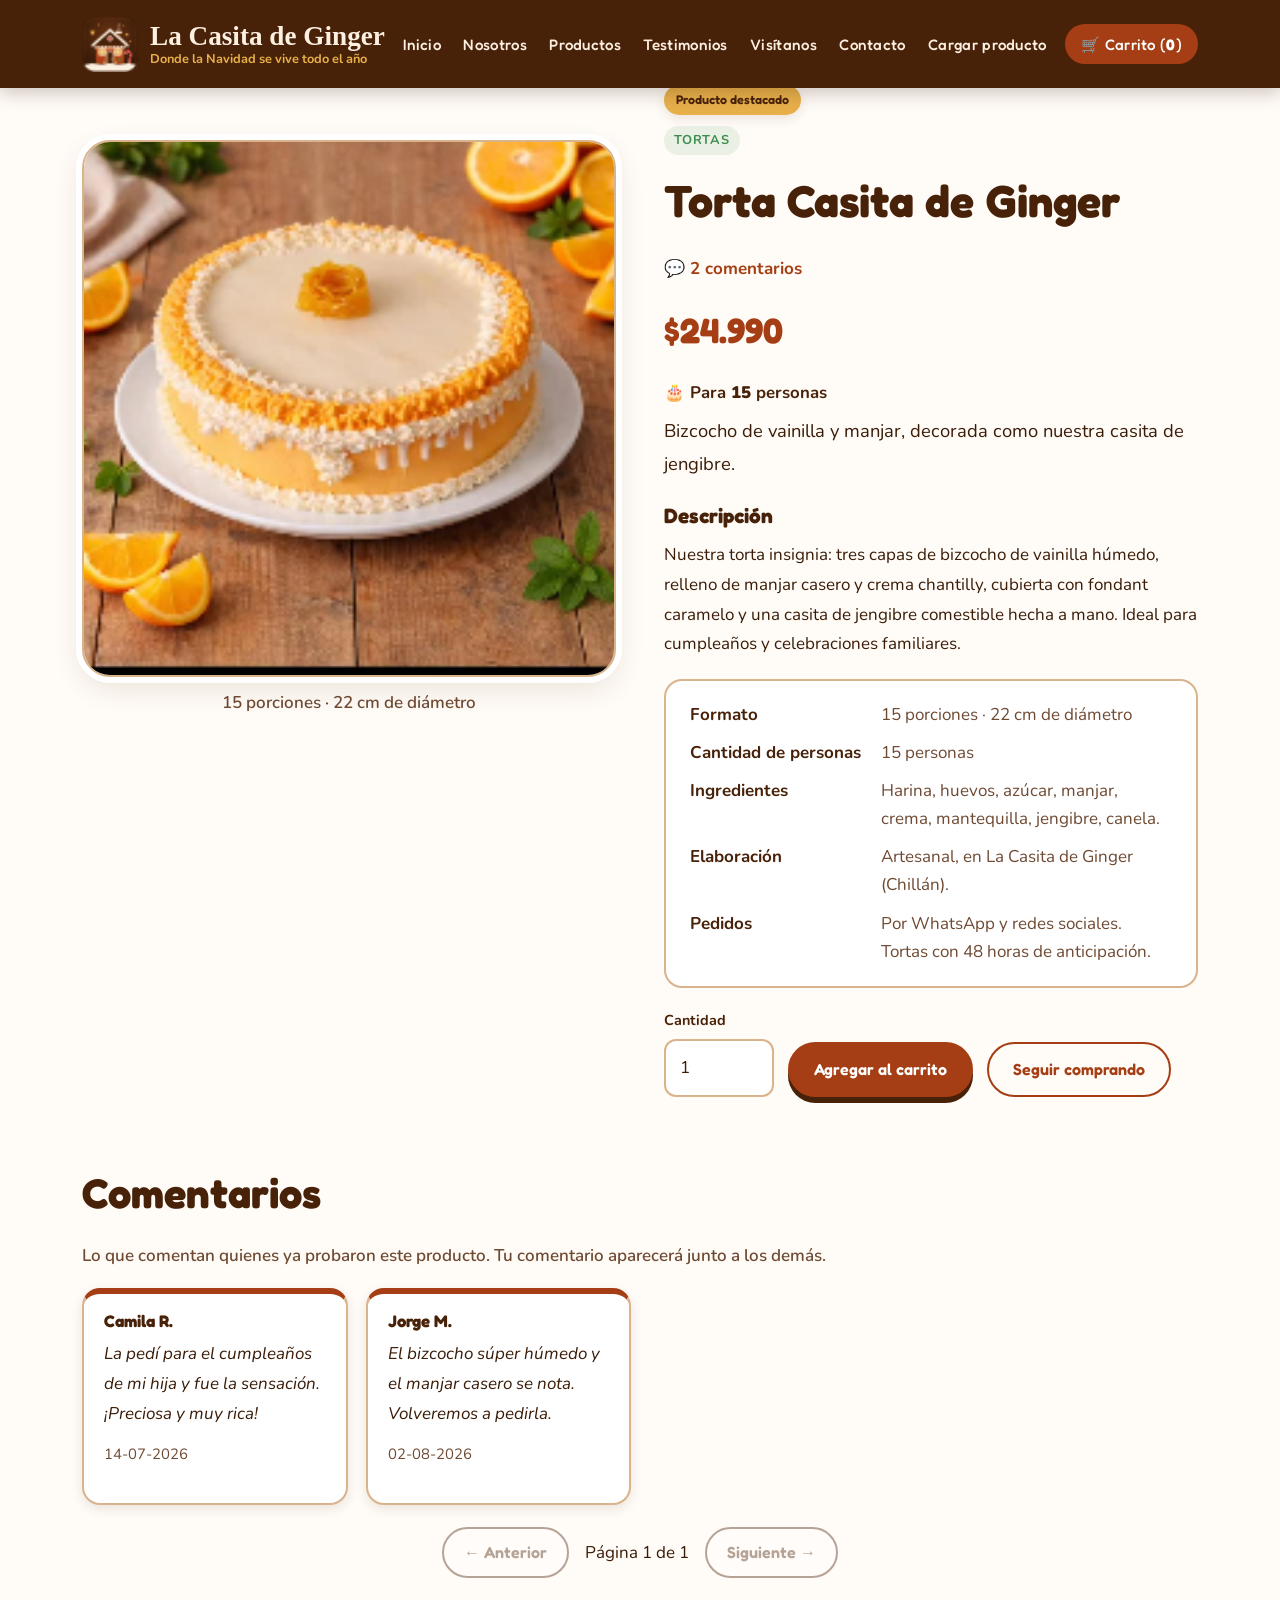
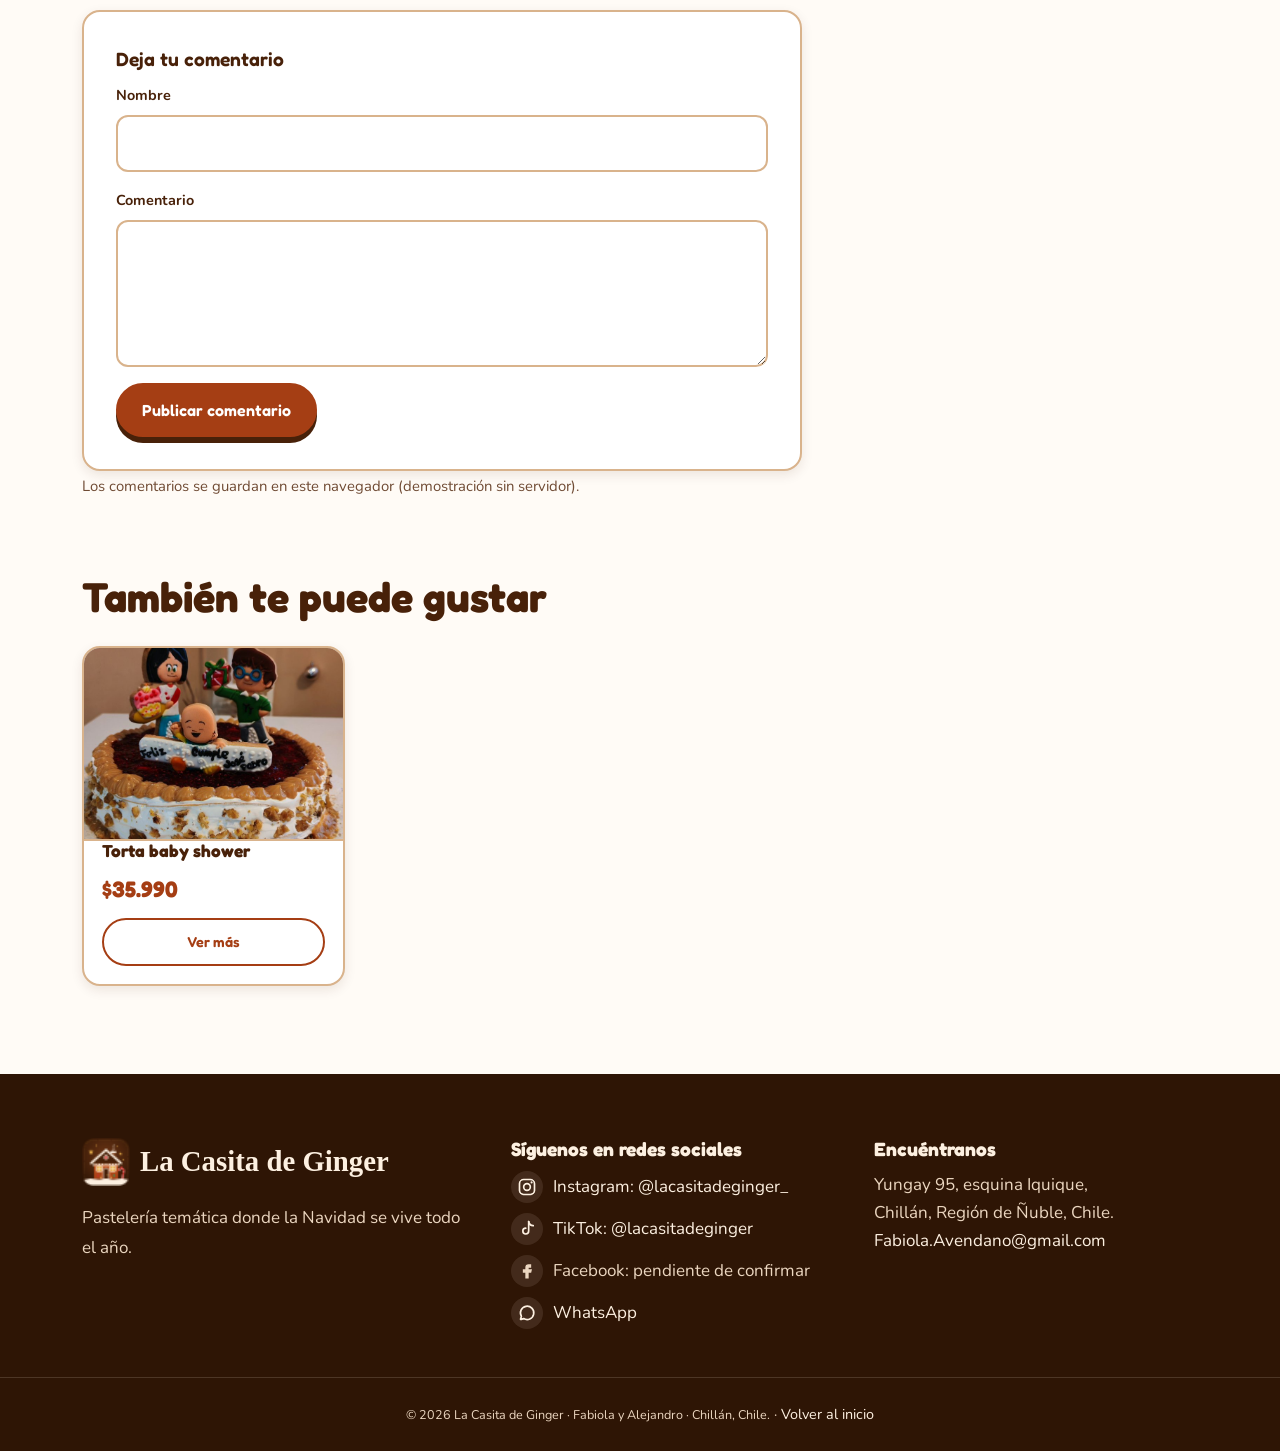
<file: producto.html>
<!DOCTYPE html>
<html lang="es-CL">
<head>
  <meta charset="UTF-8">
  <meta name="viewport" content="width=device-width, initial-scale=1.0">
  <meta name="description" content="Detalle del producto: descripción, precio, reseñas y comentarios de clientes de La Casita de Ginger, Chillán.">
  <meta name="author" content="La Casita de Ginger">
  <meta name="theme-color" content="#482109">
  <title>Detalle de producto | La Casita de Ginger</title>
  <link rel="icon" href="img/logo.png" type="image/png">
  <link rel="preconnect" href="https://fonts.googleapis.com">
  <link rel="preconnect" href="https://fonts.gstatic.com" crossorigin>
  <link href="https://fonts.googleapis.com/css2?family=Fredoka:wght@500;600;700&family=Mountains+of+Christmas:wght@700&family=Nunito:wght@400;600;700&display=swap" rel="stylesheet">
  <!-- Template Agency (Start Bootstrap, licencia MIT): incluye Bootstrap 5.2.3 -->
  <link rel="stylesheet" href="css/agency.css">
  <!-- Estilos de La Casita de Ginger (Evaluaciones N°1 y N°2) adaptados al template -->
  <link rel="stylesheet" href="css/ginger.css">
  <script src="js/bootstrap.bundle.min.js" defer></script>
  <script src="js/agency.js" defer></script>
  <script src="js/productos.js" defer></script>
  <script src="js/catalogo-datos.js" defer></script>
  <script src="js/almacen-catalogo.js" defer></script>
  <script src="js/guia-despacho.js" defer></script>
  <script src="js/main.js" defer></script>
</head>
<body id="page-top" class="pagina-producto">

  <a class="saltar" href="#contenido">Saltar al contenido</a>

  <!-- ===================== MENÚ (navbar del template Agency) ===================== -->
  <nav class="navbar navbar-expand-xl navbar-dark fixed-top" id="mainNav" aria-label="Navegación principal">
    <div class="container">
      <a class="navbar-brand marca" href="index.html#inicio">
        <img src="img/logo.png" alt="Logo de La Casita de Ginger" width="56" height="56">
        <span class="marca-texto">
          <span class="marca-nombre">La Casita de Ginger</span>
          <span class="marca-lema">Donde la Navidad se vive todo el año</span>
        </span>
      </a>
      <button class="navbar-toggler" type="button" data-bs-toggle="collapse" data-bs-target="#navbarResponsive" aria-controls="navbarResponsive" aria-expanded="false" aria-label="Abrir o cerrar el menú">
        Menú <span aria-hidden="true">☰</span>
      </button>
      <div class="collapse navbar-collapse" id="navbarResponsive">
        <ul class="navbar-nav ms-auto py-3 py-xl-0" id="menu-principal">
            <li class="nav-item"><a class="nav-link" href="index.html#inicio">Inicio</a></li>
            <li class="nav-item"><a class="nav-link" href="index.html#nosotros">Nosotros</a></li>
            <li class="nav-item"><a class="nav-link" href="productos.html">Productos</a></li>
            <li class="nav-item"><a class="nav-link" href="index.html#testimonios">Testimonios</a></li>
            <li class="nav-item"><a class="nav-link" href="index.html#visitanos">Visítanos</a></li>
            <li class="nav-item"><a class="nav-link" href="index.html#contacto">Contacto</a></li>
            <li class="nav-item"><a class="nav-link" href="cargar-producto.html">Cargar producto</a></li>
            <li class="nav-item"><a class="nav-link boton-carrito" id="abrir-carrito" href="#carrito">🛒 Carrito (<span id="contador-carrito">0</span>)</a></li>
        </ul>
      </div>
    </div>
  </nav>

  <main id="contenido" class="page-section seccion">
    <div class="container">

      <nav class="migas" aria-label="Ruta de navegación">
        <ol>
          <li><a href="index.html">Inicio</a></li>
          <li><a href="productos.html">Productos</a></li>
          <li><a id="miga-categoria" href="productos.html">Categoría</a></li>
          <li aria-current="page" id="miga-producto">Producto</li>
        </ol>
      </nav>

      <noscript>
        <p>Para ver el detalle del producto activa JavaScript, o vuelve al <a href="productos.html">catálogo</a>.</p>
      </noscript>

      <p id="producto-no-encontrado" hidden>No encontramos este producto. <a href="productos.html">Volver al catálogo</a>.</p>

      <!-- ===================== DETALLE ===================== -->
      <article id="detalle-producto" class="detalle" aria-labelledby="detalle-nombre">
        <figure class="detalle-figura">
          <img id="detalle-imagen" src="img/productos/tortas/torta-casita.png" alt="" width="400" height="300">
          <figcaption id="detalle-formato">Formato</figcaption>
        </figure>

        <div class="detalle-info">
          <p class="sellos" id="detalle-sello-contenedor"><strong id="detalle-sello" class="sello">Etiqueta</strong></p>
          <p class="categoria" id="detalle-categoria">Categoría</p>
          <h1 id="detalle-nombre">Nombre del producto</h1>
          <p class="contador-comentarios"><a href="#comentarios" id="detalle-comentarios">💬 Comentarios</a></p>
          <p class="precio precio-grande" id="detalle-precio"><data value="0">$0</data></p>
          <p class="personas personas-grande" id="detalle-personas" hidden>🎂 Para <strong id="detalle-personas-n">0</strong> personas</p>
          <p class="detalle-descripcion" id="detalle-descripcion">Descripción breve.</p>

          <h2 class="subtitulo">Descripción</h2>
          <p id="detalle-texto">Descripción detallada del producto.</p>

          <dl class="ficha">
            <dt>Formato</dt>
            <dd id="ficha-formato">—</dd>
            <dt id="ficha-personas-titulo" hidden>Característica</dt>
            <dd id="ficha-personas" hidden>—</dd>
            <dt>Ingredientes</dt>
            <dd id="ficha-ingredientes">—</dd>
            <dt>Elaboración</dt>
            <dd>Artesanal, en La Casita de Ginger (Chillán).</dd>
            <dt>Pedidos</dt>
            <dd>Por WhatsApp y redes sociales. Tortas con 48 horas de anticipación.</dd>
          </dl>

          <form id="form-agregar" class="form-agregar">
            <p class="campo campo-cantidad">
              <label for="cantidad">Cantidad</label>
              <input type="number" id="cantidad" name="cantidad" value="1" min="1" max="20" required>
            </p>
            <button type="submit" class="boton">Agregar al carrito</button>
            <a class="boton boton-secundario" href="productos.html">Seguir comprando</a>
          </form>
          <p id="mensaje-agregado" class="mensaje-ok" role="status" hidden>¡Producto agregado! <a href="#carrito" class="abrir-carrito-enlace">Ver carrito</a></p>
        </div>
      </article>

      <!-- ===================== COMENTARIOS (matriz 4 x 2) ===================== -->
      <section id="comentarios" class="bloque-detalle" aria-labelledby="titulo-comentarios">
        <h2 id="titulo-comentarios" class="section-heading">Comentarios</h2>
        <p id="resumen-comentarios" class="resumen-comentarios">Lo que comentan quienes ya probaron este producto. Tu comentario aparecerá junto a los demás.</p>
        <p id="sin-comentarios" hidden>Aún no hay comentarios. ¡Sé el primero en comentar!</p>
        <ol id="lista-comentarios" class="lista-comentarios" aria-label="Comentarios, 8 por página"></ol>
        <nav class="paginacion" id="paginacion-comentarios" aria-label="Páginas de comentarios">
          <button type="button" id="comentarios-anterior" aria-label="Comentarios anteriores">&larr; Anterior</button>
          <span id="comentarios-pagina" aria-live="polite">Página 1 de 1</span>
          <button type="button" id="comentarios-siguiente" aria-label="Comentarios siguientes">Siguiente &rarr;</button>
        </nav>

        <form id="form-comentario" class="formulario tarjeta">
          <fieldset>
            <legend>Deja tu comentario</legend>
            <p class="campo">
              <label for="comentario-nombre">Nombre</label>
              <input type="text" id="comentario-nombre" name="nombre" required maxlength="40" autocomplete="name">
            </p>
            <p class="campo">
              <label for="comentario-texto">Comentario</label>
              <textarea id="comentario-texto" name="comentario" rows="4" cols="40" required maxlength="400"></textarea>
            </p>
            <button type="submit" class="boton">Publicar comentario</button>
          </fieldset>
        </form>
        <p class="nota"><small>Los comentarios se guardan en este navegador (demostración sin servidor).</small></p>
      </section>

      <!-- ===================== RELACIONADOS ===================== -->
      <section id="relacionados" class="bloque-detalle" aria-labelledby="titulo-relacionados">
        <h2 id="titulo-relacionados" class="section-heading">También te puede gustar</h2>
        <ul id="lista-relacionados" class="grilla-productos grilla-relacionados"></ul>
      </section>

    </div>
  </main>

  <!-- ===================== CARRITO ===================== -->
  <aside id="carrito" class="offcanvas offcanvas-end carrito" tabindex="-1" aria-labelledby="titulo-carrito">
    <div class="offcanvas-body carrito-panel">
      <header class="carrito-cabecera">
        <h2 id="titulo-carrito">🛒 Carrito de compra</h2>
        <button type="button" class="carrito-cerrar" id="cerrar-carrito" aria-label="Cerrar carrito" data-bs-dismiss="offcanvas">✕</button>
      </header>
        <ol class="pasos-pedido" id="pasos-pedido" aria-label="Pasos para solicitar tu pedido">
          <li class="activo" data-paso="1"><span>1</span> Carrito</li>
          <li data-paso="2"><span>2</span> Datos de despacho</li>
          <li data-paso="3"><span>3</span> Envío por WhatsApp</li>
        </ol>
      <p id="carrito-vacio">Tu carrito está vacío. Agrega productos desde el <a href="productos.html">catálogo</a>.</p>
      <table id="tabla-carrito" hidden>
        <caption>Detalle de tu pedido</caption>
        <thead>
          <tr>
            <th scope="col">Producto</th>
            <th scope="col">Precio</th>
            <th scope="col">Cantidad</th>
            <th scope="col">Subtotal</th>
            <th scope="col">Acción</th>
          </tr>
        </thead>
        <tbody id="carrito-items"></tbody>
        <tfoot>
          <tr>
            <th scope="row" colspan="3">Total</th>
            <td colspan="2"><strong id="carrito-total">$0</strong></td>
          </tr>
        </tfoot>
      </table>
      <p class="carrito-acciones">
        <button type="button" class="boton boton-secundario" id="vaciar-carrito">Vaciar carrito</button>
        <button type="button" class="boton" id="haz-tu-pedido" aria-controls="form-pedido" aria-expanded="false">Solicitar pedido</button>
      </p>

      <form id="form-pedido" class="formulario form-pedido" hidden>
        <fieldset>
          <legend>Datos para la guía de despacho</legend>
          <p class="campo">
            <label for="pedido-nombre">Nombre completo</label>
            <input type="text" id="pedido-nombre" name="nombre" required maxlength="60" autocomplete="name">
          </p>
          <p class="campo">
            <label for="pedido-telefono">Teléfono</label>
            <input type="tel" id="pedido-telefono" name="telefono" required maxlength="15" placeholder="+56 9 1234 5678" autocomplete="tel">
          </p>
          <p class="campo">
            <label for="pedido-correo">Correo electrónico</label>
            <input type="email" id="pedido-correo" name="correo" maxlength="60" autocomplete="email">
          </p>
          <fieldset class="opciones">
            <legend>Tipo de entrega</legend>
            <label><input type="radio" name="entrega" value="Despacho a domicilio" checked> Despacho a domicilio</label>
            <label><input type="radio" name="entrega" value="Retiro en el local"> Retiro en el local (Yungay 95)</label>
          </fieldset>
          <p class="campo">
            <label for="pedido-direccion">Dirección de despacho</label>
            <input type="text" id="pedido-direccion" name="direccion" maxlength="80" placeholder="Calle, número, depto." autocomplete="street-address">
          </p>
          <p class="campo">
            <label for="pedido-comuna">Comuna</label>
            <select id="pedido-comuna" name="comuna">
              <option>Chillán</option>
              <option>Chillán Viejo</option>
              <option>San Carlos</option>
              <option>Bulnes</option>
              <option>Coihueco</option>
              <option>Pinto</option>
            </select>
          </p>
          <p class="campo">
            <label for="pedido-fecha">Fecha de entrega</label>
            <input type="date" id="pedido-fecha" name="fecha" required>
          </p>
          <p class="campo">
            <label for="pedido-horario">Horario</label>
            <select id="pedido-horario" name="horario">
              <option>10:00 a 13:00</option>
              <option>13:00 a 16:00</option>
              <option>16:00 a 19:00</option>
            </select>
          </p>
          <p class="campo">
            <label for="pedido-observaciones">Observaciones</label>
            <textarea id="pedido-observaciones" name="observaciones" rows="3" cols="40" maxlength="200" placeholder="Ej: dedicatoria en la torta, timbre no funciona…"></textarea>
          </p>
          <p class="carrito-acciones">
            <button type="submit" class="boton boton-whatsapp" id="enviar-pedido">Enviar pedido por WhatsApp</button>
            <button type="button" class="boton boton-secundario" id="cancelar-pedido">Cancelar</button>
          </p>
        </fieldset>
      </form>
      <p id="mensaje-guia" class="mensaje-ok" role="status" hidden></p>
      <p class="nota"><small>Al enviar el pedido se descarga la guía de despacho en PDF y se abre WhatsApp con el detalle para coordinar el pago y la entrega. En el celular, la guía se adjunta directamente al compartir por WhatsApp.</small></p>
    </div>
  </aside>

  <!-- ===================== PIE DE PÁGINA ===================== -->
  <footer class="pie">
    <div class="container pie-grid">
      <section aria-labelledby="titulo-pie-marca">
        <h2 id="titulo-pie-marca" class="pie-marca">
          <img src="img/logo.png" alt="" width="48" height="48"> La Casita de Ginger
        </h2>
        <p>Pastelería temática donde la Navidad se vive todo el año.</p>
      </section>
      <section aria-labelledby="titulo-redes">
        <h2 id="titulo-redes">Síguenos en redes sociales</h2>
        <ul class="redes">
          <li><a href="https://www.instagram.com/lacasitadeginger_/" target="_blank" rel="noopener noreferrer"><svg width="20" height="20" viewBox="0 0 24 24" aria-hidden="true"><rect x="3" y="3" width="18" height="18" rx="5" fill="none" stroke="currentColor" stroke-width="2"/><circle cx="12" cy="12" r="4" fill="none" stroke="currentColor" stroke-width="2"/><circle cx="17.5" cy="6.5" r="1.3" fill="currentColor"/></svg> Instagram: @lacasitadeginger_</a></li>
          <li><a href="https://www.tiktok.com/@lacasitadeginger" target="_blank" rel="noopener noreferrer"><svg width="20" height="20" viewBox="0 0 24 24" aria-hidden="true"><path d="M14 3v11.5a3.5 3.5 0 1 1-3.5-3.5" fill="none" stroke="currentColor" stroke-width="2" stroke-linecap="round"/><path d="M14 3c.5 3 2.5 5 5.5 5" fill="none" stroke="currentColor" stroke-width="2" stroke-linecap="round"/></svg> TikTok: @lacasitadeginger</a></li>
          <li><svg width="20" height="20" viewBox="0 0 24 24" aria-hidden="true"><path d="M14 8h3V4h-3a4 4 0 0 0-4 4v2H7v4h3v7h4v-7h3l1-4h-4V8z" fill="currentColor"/></svg> Facebook: pendiente de confirmar</li>
          <li><a href="https://wa.me/56966292613" target="_blank" rel="noopener noreferrer"><svg width="20" height="20" viewBox="0 0 24 24" aria-hidden="true"><path d="M4 20l1.3-4A8 8 0 1 1 8 18.7z" fill="none" stroke="currentColor" stroke-width="2" stroke-linejoin="round"/></svg> WhatsApp</a></li>
        </ul>
      </section>
      <section aria-labelledby="titulo-pie-contacto">
        <h2 id="titulo-pie-contacto">Encuéntranos</h2>
        <address>
          Yungay 95, esquina Iquique,<br>
          Chillán, Región de Ñuble, Chile.<br>
          <a href="mailto:Fabiola.Avendano@gmail.com">Fabiola.Avendano@gmail.com</a>
        </address>
      </section>
    </div>
    <p class="pie-legal"><small>&copy; <span id="anio">2026</span> La Casita de Ginger · Fabiola y Alejandro · Chillán, Chile.</small> · <a href="index.html#inicio">Volver al inicio</a></p>
  </footer>

</body>
</html>
</file>
<file: css/ginger.css>
/* ==========================================================================
   La Casita de Ginger · ginger.css
   Estilos de las Evaluaciones N°1 y N°2 adaptados al template Agency (Start Bootstrap,
   licencia MIT). Se carga DESPUÉS de css/agency.css, por lo que sus reglas reemplazan
   los colores y tipografías del template por los de la marca.
   ========================================================================== */
/* =========================================================
   La Casita de Ginger — Hoja de estilos (versión profesional)
   Paleta de marca: vainilla (253,240,225) · café (72,33,9) · caramelo (165,62,20)
   ========================================================= */

:root {
  --vainilla: #FDF0E1;
  --vainilla-2: #F7E4CC;
  --cafe: #482109;
  --cafe-2: #2E1505;
  --caramelo: #A53E14;
  --caramelo-2: #C4561F;
  --rojo: #C8302B;
  --verde: #3E8E4F;
  --azul: #2F6DB5;
  --dorado: #E8B04B;
  --blanco: #FFFFFF;
  --texto: #3A1C08;
  --texto-suave: #6F4A33;
  --borde: #EAD3B8;
  --sombra: 0 10px 30px rgba(72, 33, 9, 0.12);
  --sombra-chica: 0 4px 12px rgba(72, 33, 9, 0.10);
  --radio: 18px;
  --fuente-titulos: "Fredoka", "Trebuchet MS", sans-serif;
  --fuente-marca: "Mountains of Christmas", Georgia, serif;
  --fuente-texto: "Nunito", "Segoe UI", sans-serif;
  --alto-header: 92px;
}

/* ---------- Base ---------- */
*, *::before, *::after { box-sizing: border-box; }
html { scroll-behavior: smooth; scroll-padding-top: calc(var(--alto-header) + 16px); }
body {
  margin: 0;
  font-family: var(--fuente-texto);
  font-size: 1.0625rem;
  line-height: 1.65;
  color: var(--texto);
  background: var(--vainilla);
}
img, iframe { max-width: 100%; height: auto; display: block; }
[hidden] { display: none !important; }
a { color: var(--caramelo); }
a:hover { color: var(--cafe); }
h1, h2, h3 { font-family: var(--fuente-titulos); color: var(--cafe); line-height: 1.15; margin: 0 0 .6em; }
h1 { font-size: clamp(2.2rem, 5vw, 3.6rem); }
h2 { font-size: clamp(1.8rem, 3.6vw, 2.6rem); }
h3 { font-size: 1.25rem; }
p { margin: 0 0 1em; }
:focus-visible { outline: 3px solid var(--dorado); outline-offset: 3px; border-radius: 6px; }

.solo-lectores { position: absolute; width: 1px; height: 1px; overflow: hidden; clip: rect(0 0 0 0); white-space: nowrap; }
.saltar { position: absolute; left: -999px; top: 8px; background: var(--cafe); color: var(--vainilla); padding: 8px 14px; border-radius: 8px; z-index: 100; }
.saltar:focus { left: 8px; }
.nota { color: var(--texto-suave); }
.etiqueta {
  display: inline-block; margin-bottom: .8em;
  font-family: var(--fuente-titulos); font-weight: 600; font-size: .85rem; letter-spacing: .08em; text-transform: uppercase;
  color: var(--caramelo); background: rgba(165, 62, 20, .1); padding: 4px 12px; border-radius: 999px;
}

/* ---------- Botones ---------- */
.boton, button.agregar {
  display: inline-flex; align-items: center; justify-content: center; gap: 8px;
  font-family: var(--fuente-titulos); font-weight: 600; font-size: 1rem;
  padding: 12px 24px; border-radius: 999px; border: 2px solid var(--caramelo);
  background: var(--caramelo); color: var(--blanco); text-decoration: none; cursor: pointer;
  transition: transform .15s ease, background .2s ease, box-shadow .2s ease;
  box-shadow: 0 6px 0 var(--cafe);
}
.boton:hover, button.agregar:hover { background: var(--caramelo-2); color: var(--blanco); transform: translateY(-2px); }
.boton:active, button.agregar:active { transform: translateY(3px); box-shadow: 0 2px 0 var(--cafe); }
.boton-secundario { background: transparent; color: var(--caramelo); box-shadow: none; }
.boton-secundario:hover { background: var(--caramelo); color: var(--blanco); }
.boton-whatsapp { background: #25A55F; border-color: #25A55F; box-shadow: 0 6px 0 #17703F; }
.boton-whatsapp:hover { background: #1F9152; }

/* ---------- Menú: navbar del template Agency (#mainNav) con los colores de la marca ---------- */
#mainNav { background-color: var(--cafe); padding-top: .7rem; padding-bottom: .7rem; box-shadow: 0 4px 18px rgba(46, 21, 5, .25); transition: padding .3s ease, background-color .3s ease; }
#mainNav.navbar-shrink { background-color: var(--cafe-2); padding-top: .35rem; padding-bottom: .35rem; }
#mainNav .navbar-brand { display: flex; align-items: center; gap: 12px; font-size: 1rem; letter-spacing: 0; text-transform: none; }
#mainNav .navbar-brand img { width: auto; height: 56px; transition: height .3s ease; }
#mainNav.navbar-shrink .navbar-brand img { height: 44px; }
.marca-texto { display: flex; flex-direction: column; line-height: 1.1; white-space: nowrap; }
.marca-nombre { font-family: var(--fuente-marca); font-size: 1.7rem; color: var(--vainilla); }
.marca-lema { font-family: var(--fuente-texto); font-size: .8rem; color: var(--dorado); font-weight: 700; }
#mainNav .navbar-nav .nav-item { margin-right: .1rem; }
#mainNav .navbar-nav .nav-item .nav-link {
  font-family: var(--fuente-titulos); font-weight: 500; font-size: .95rem; letter-spacing: .02em;
  color: var(--vainilla); padding: .45rem .65rem; border-radius: 999px; white-space: nowrap;
}
#mainNav .navbar-nav .nav-item .nav-link:hover,
#mainNav .navbar-nav .nav-item .nav-link.active,
#mainNav .navbar-nav .nav-item .nav-link[aria-current="page"] { color: var(--dorado); background: rgba(253, 240, 225, .1); }
#mainNav .navbar-nav .nav-item .boton-carrito { background: var(--caramelo); color: var(--blanco); padding: .45rem 1rem; margin-left: .4rem; }
#mainNav .navbar-nav .nav-item .boton-carrito:hover { background: var(--caramelo-2); color: var(--blanco); }
#mainNav .navbar-toggler { color: var(--vainilla); border: 2px solid rgba(253, 240, 225, .6); border-radius: 999px; font-family: var(--fuente-titulos); font-size: .95rem; padding: .45rem 1rem; text-transform: none; }
#contador-carrito { font-weight: 700; }

/* ---------- Botones del template (Bootstrap) con los colores de la marca ---------- */
.btn { font-family: var(--fuente-titulos); font-weight: 600; border-radius: 999px; }
.btn-xl { padding: 14px 30px; font-size: 1.05rem; }
.btn-primary { --bs-btn-bg: var(--caramelo); --bs-btn-border-color: var(--caramelo); --bs-btn-hover-bg: var(--caramelo-2); --bs-btn-hover-border-color: var(--caramelo-2); --bs-btn-active-bg: var(--cafe); --bs-btn-active-border-color: var(--cafe); --bs-btn-color: #fff; --bs-btn-hover-color: #fff; box-shadow: 0 6px 0 var(--cafe); }
.btn-outline-primary { --bs-btn-color: var(--caramelo); --bs-btn-border-color: var(--caramelo); --bs-btn-hover-bg: var(--caramelo); --bs-btn-hover-border-color: var(--caramelo); --bs-btn-hover-color: #fff; --bs-btn-active-bg: var(--cafe); border-width: 2px; }

/* ---------- Secciones del template (.page-section, .section-heading) ---------- */
.page-section h2.section-heading, .page-section h1.section-heading, h1.section-heading {
  font-family: var(--fuente-titulos); font-size: clamp(1.8rem, 3.6vw, 2.6rem); margin: 0 0 .6em; color: var(--cafe);
}
h1.section-heading { font-size: clamp(2.2rem, 5vw, 3.2rem); }
.seccion-oscura h2.section-heading { color: var(--vainilla); }
/* Agency da 9rem de relleno a todo <section>; aquí solo lo tienen las secciones principales (.seccion) */
section { padding: 0; }
legend { float: none; width: auto; }
#tabla-carrito { caption-side: top; }

/* ---------- Hero / Inicio ---------- */
.hero {
  position: relative; overflow: hidden; padding: 64px 0 80px;
  background:
    radial-gradient(circle at 15% 20%, rgba(232, 176, 75, .25), transparent 40%),
    radial-gradient(circle at 85% 80%, rgba(200, 48, 43, .12), transparent 40%),
    var(--vainilla);
}
.hero::before { /* nieve */
  content: ""; position: absolute; inset: -100px 0 0; pointer-events: none;
  background-image:
    radial-gradient(3px 3px at 20px 30px, #fff, transparent),
    radial-gradient(2px 2px at 80px 120px, #fff, transparent),
    radial-gradient(4px 4px at 150px 60px, #fff, transparent),
    radial-gradient(3px 3px at 210px 180px, #fff, transparent);
  background-size: 240px 220px; opacity: .9;
  animation: nevar 14s linear infinite;
}
@keyframes nevar { to { transform: translateY(220px); } }
.masthead.hero { padding: calc(var(--alto-header) + 56px) 0 80px; text-align: left; color: var(--texto); }
.masthead .masthead-subheading { font-family: var(--fuente-titulos); font-style: normal; font-size: .85rem; line-height: 1.4; margin-bottom: 16px; }
.masthead .masthead-heading { font-family: var(--fuente-marca); font-size: clamp(2.6rem, 6vw, 4.4rem); line-height: 1.05; margin-bottom: 16px; text-transform: none; }
.hero-grid { position: relative; display: grid; grid-template-columns: 1fr 1.15fr; gap: 48px; align-items: center; }
.hero h1 { font-family: var(--fuente-marca); font-size: clamp(2.6rem, 6vw, 4.4rem); color: var(--cafe); }
.lema { font-family: var(--fuente-titulos); font-size: 1.5rem; font-weight: 600; color: var(--caramelo); }
.hero-texto > p:not(.lema):not(.acciones):not(.etiqueta) { color: var(--texto-suave); }
.acciones { display: flex; flex-wrap: wrap; gap: 14px; margin-top: 28px; }

/* ---------- Imagen de portada (emblema cuadrado, se muestra completo) ---------- */
.portada { margin: 0; text-align: center; }
.portada img { width: 100%; max-width: 480px; height: auto; margin: 0 auto; filter: drop-shadow(0 14px 24px rgba(72, 33, 9, .25)); }
.portada figcaption {
  margin-top: 14px; color: var(--cafe);
  font-family: var(--fuente-titulos); font-weight: 600;
}
@keyframes aparecer { from { opacity: 0; transform: scale(1.02); } to { opacity: 1; transform: none; } }

/* ---------- Dato propio de la categoría (personas, presentación, porción, temporada) ---------- */
.dato-categoria, .personas { margin: 0 0 8px; font-size: .9rem; font-weight: 700; color: var(--cafe); }
.personas-grande { font-size: 1.05rem; }

/* ---------- Secciones ---------- */
.seccion { padding: 88px 0; }
.seccion-crema { background: var(--vainilla-2); }
.seccion-cabecera { max-width: 760px; margin: 0 auto 48px; text-align: center; }
.seccion-cabecera p:not(.etiqueta) { color: var(--texto-suave); }
.dos-columnas { display: grid; grid-template-columns: 1fr 1fr; gap: 48px; }
.dos-columnas.centrado { align-items: center; }
.tarjeta {
  background: var(--blanco); border-radius: var(--radio); padding: 32px;
  box-shadow: var(--sombra-chica); border: 1px solid var(--borde);
}
/* Foto del equipo en «Quiénes somos», con marco blanco tipo fotografía */
.nosotros-texto { max-width: 920px; margin: 0 auto; }
.nosotros-texto::after { content: ""; display: block; clear: both; }
.foto-equipo { float: left; width: 36%; margin: 6px 30px 14px 0; padding: 12px 12px 8px; background: var(--blanco); border-radius: var(--radio); box-shadow: var(--sombra); transform: rotate(-1.5deg); transition: transform .3s; }
.foto-equipo:hover { transform: rotate(0) scale(1.02); }
.foto-equipo img { display: block; width: 100%; height: auto; border-radius: 12px; }
.foto-equipo figcaption { margin-top: 8px; text-align: center; font-family: var(--fuente-marca); font-size: 1.25rem; color: var(--cafe); }
/* Íconos navideños de misión (regalo) y visión (árbol de Navidad) */
.icono-navidad { display: inline-grid; place-items: center; width: 52px; height: 52px; margin-right: 10px; font-size: 1.9rem; vertical-align: middle; border-radius: 50%; background: var(--vainilla-2); border: 2px dashed var(--dorado); }
#mision .icono-navidad { background: rgba(200, 48, 43, .12); border-color: var(--rojo); }
#vision .icono-navidad { background: rgba(62, 142, 79, .12); border-color: var(--verde); }
.tarjetas-2 { display: grid; grid-template-columns: repeat(2, 1fr); gap: 28px; margin-top: 48px; }
.tarjetas-2 .tarjeta { border-top: 6px solid var(--caramelo); }
.tarjetas-2 .tarjeta:last-child { border-top-color: var(--verde); }
.tarjetas-3 { display: grid; grid-template-columns: repeat(3, 1fr); gap: 28px; }

/* ---------- Ginger ---------- */
.seccion-ginger { background: linear-gradient(180deg, var(--vainilla) 0%, var(--vainilla-2) 100%); }
.ginger-tarjeta {
  display: grid; grid-template-columns: 340px 1fr; gap: 48px; align-items: center;
  background: var(--blanco); border-radius: 32px; padding: 40px; box-shadow: var(--sombra);
  border: 3px dashed var(--borde);
}
.ginger-figura { margin: 0; text-align: center; }
.ginger-figura img { margin: 0 auto; animation: saludar 3.5s ease-in-out infinite; transform-origin: bottom center; }
.ginger-figura figcaption { font-size: .9rem; color: var(--texto-suave); margin-top: 8px; }
@keyframes saludar { 0%, 100% { transform: rotate(-3deg); } 50% { transform: rotate(3deg) translateY(-6px); } }
.globo {
  position: relative; margin: 0; padding: 28px 32px; border-radius: 24px;
  background: var(--vainilla); border: 2px solid var(--borde); color: var(--texto);
}
.globo::before {
  content: ""; position: absolute; left: -16px; top: 48px; width: 28px; height: 28px;
  background: var(--vainilla); border-left: 2px solid var(--borde); border-bottom: 2px solid var(--borde); transform: rotate(45deg);
}
.globo p:last-child { margin: 0; color: var(--caramelo); }

/* ---------- Buscador ---------- */
.buscador fieldset {
  display: flex; flex-wrap: wrap; align-items: flex-end; gap: 16px;
  border: 0; margin: 0 auto; padding: 24px; max-width: 900px;
  background: var(--blanco); border-radius: var(--radio); box-shadow: var(--sombra-chica);
}
.buscador legend { float: left; width: 100%; font-family: var(--fuente-titulos); font-weight: 600; font-size: 1.1rem; color: var(--cafe); margin-bottom: 4px; }
.campo { display: flex; flex-direction: column; gap: 6px; flex: 1 1 200px; margin: 0; }
.campo label { font-weight: 700; font-size: .9rem; color: var(--cafe); }
.campo-botones { display: flex; gap: 10px; margin: 0; }
input, select, textarea {
  font: inherit; color: var(--texto); padding: 12px 14px; border-radius: 12px;
  border: 2px solid var(--borde); background: var(--vainilla); width: 100%;
}
input:focus, select:focus, textarea:focus { border-color: var(--caramelo); outline: none; background: var(--blanco); }
.resultado { text-align: center; margin: 20px 0 32px; font-weight: 600; color: var(--texto-suave); }

/* ---------- Página de productos ---------- */
.pagina-productos .seccion-cabecera { margin-bottom: 32px; }

/* ---------- Productos ---------- */
.grilla-productos { list-style: none; margin: 0; padding: 0; display: grid; grid-template-columns: repeat(4, 1fr); gap: 22px; }
.producto {
  height: 100%; display: flex; flex-direction: column; background: var(--blanco);
  border-radius: var(--radio); overflow: hidden; box-shadow: var(--sombra-chica); border: 1px solid var(--borde);
  transition: transform .25s ease, box-shadow .25s ease;
}
.producto:hover { transform: translateY(-6px); box-shadow: var(--sombra); }
.producto img { width: 100%; aspect-ratio: 4 / 3; object-fit: cover; }
.producto > *:not(img):not(.producto-imagen) { margin-inline: 18px; }
.producto .categoria {
  align-self: flex-start; margin-top: 18px; margin-bottom: 8px; font-size: .78rem; font-weight: 700; text-transform: uppercase; letter-spacing: .06em;
  color: var(--verde); background: rgba(62, 142, 79, .1); padding: 3px 10px; border-radius: 999px;
}
.producto h3 { margin-bottom: 8px; }
.producto p { color: var(--texto-suave); font-size: .97rem; }
.producto .precio { margin-top: auto; font-family: var(--fuente-titulos); font-size: 1.6rem; font-weight: 700; color: var(--caramelo); }

/* ---------- Catálogo en matriz 4x2 paginada ---------- */
.grilla-productos.animar { animation: aparecer .45s ease; }
.producto { position: relative; }
.producto .producto-imagen { display: block; overflow: hidden; }
.producto .producto-imagen img { transition: transform .35s ease; }
.producto:hover .producto-imagen img { transform: scale(1.05); }
.producto h3 { font-size: 1.08rem; }
.producto h3 a { color: var(--cafe); text-decoration: none; }
.producto h3 a:hover { color: var(--caramelo); }
.producto .descripcion { font-size: .9rem; }
.producto .sellos { position: absolute; top: 12px; left: 0; margin: 0 0 0 12px; }
.sello {
  display: inline-block; padding: 4px 12px; border-radius: 999px; font-family: var(--fuente-titulos);
  font-size: .78rem; font-weight: 600; color: var(--blanco); box-shadow: var(--sombra-chica);
}
.sello-oferta { background: var(--rojo); }
.sello-destacado { background: var(--dorado); color: var(--cafe); }
.sello-nuevo { background: var(--verde); }
.precio del { color: var(--texto-suave); font-size: .65em; font-weight: 500; margin-right: 4px; }
.precio ins { text-decoration: none; color: var(--rojo); }
.producto .precio { font-size: 1.4rem; margin-bottom: 10px; }
.producto .producto-acciones { display: flex; flex-wrap: wrap; gap: 8px; margin-top: 0; margin-bottom: 18px; }
.producto-acciones .boton, .producto-acciones button.agregar { flex: 1 1 auto; padding: 9px 14px; font-size: .9rem; margin: 0; }
.producto-acciones .boton-secundario { box-shadow: none; }
.paginacion { display: flex; align-items: center; justify-content: center; gap: 16px; margin-top: 32px; }
.paginacion button {
  font-family: var(--fuente-titulos); font-weight: 600; font-size: 1rem; padding: 10px 20px; border-radius: 999px;
  border: 2px solid var(--cafe); background: var(--blanco); color: var(--cafe); cursor: pointer; transition: background .2s;
}
.paginacion button:hover:not(:disabled) { background: var(--cafe); color: var(--vainilla); }
.paginacion button:disabled { opacity: .4; cursor: default; }
#productos-pagina { font-family: var(--fuente-titulos); font-weight: 600; color: var(--cafe); }

/* ---------- Página de detalle de producto ---------- */
.pagina-producto main.seccion { padding-top: 32px; }
.migas ol { list-style: none; display: flex; flex-wrap: wrap; gap: 6px; padding: 0; margin: 0 0 28px; font-size: .92rem; }
.migas li + li::before { content: "›"; margin-right: 6px; color: var(--texto-suave); }
.migas [aria-current] { color: var(--texto-suave); font-weight: 700; }
.detalle { display: grid; grid-template-columns: 1fr 1fr; gap: 48px; align-items: start; }
.detalle-figura { margin: 0; position: sticky; top: calc(var(--alto-header) + 48px); }
.detalle-figura img { width: 100%; border-radius: 28px; border: 6px solid var(--blanco); box-shadow: var(--sombra); }
.detalle-figura figcaption { text-align: center; margin-top: 12px; color: var(--texto-suave); font-weight: 600; }
.detalle-info .sellos { margin-bottom: 10px; }
.detalle-info .categoria {
  display: inline-block; font-size: .8rem; font-weight: 700; text-transform: uppercase; letter-spacing: .06em;
  color: var(--verde); background: rgba(62, 142, 79, .1); padding: 3px 10px; border-radius: 999px;
}
.detalle-info h1 { font-size: clamp(2rem, 4vw, 2.8rem); margin-top: 8px; }
.precio-grande { font-family: var(--fuente-titulos); font-size: 2.2rem; font-weight: 700; color: var(--caramelo); margin: 8px 0 16px; }
.ahorro { display: inline-block; font-size: .9rem; background: rgba(200, 48, 43, .1); color: var(--rojo); padding: 2px 10px; border-radius: 999px; vertical-align: middle; }
.detalle-descripcion { font-size: 1.15rem; }
.subtitulo { font-size: 1.3rem; margin-top: 24px; }
.ficha { display: grid; grid-template-columns: max-content 1fr; gap: 10px 20px; background: var(--blanco); border: 1px solid var(--borde); border-radius: var(--radio); padding: 20px 24px; margin: 20px 0; }
.ficha dt { font-weight: 700; color: var(--cafe); }
.ficha dd { margin: 0; color: var(--texto-suave); }
.form-agregar { display: flex; flex-wrap: wrap; align-items: flex-end; gap: 14px; margin-top: 20px; }
.campo-cantidad { flex: 0 0 110px; }
.mensaje-ok { margin-top: 16px; padding: 12px 18px; border-radius: 12px; background: rgba(62, 142, 79, .12); color: var(--verde); font-weight: 700; }
.bloque-detalle { margin-top: 72px; }
.resumen-comentarios { color: var(--texto-suave); font-weight: 600; }
.contador-comentarios a { font-weight: 700; text-decoration: none; }
.lista-comentarios { list-style: none; padding: 0; margin: 0; display: grid; grid-template-columns: repeat(4, 1fr); gap: 18px; }
.comentario article {
  height: 100%; display: flex; flex-direction: column; background: var(--blanco); border: 1px solid var(--borde);
  border-top: 6px solid var(--caramelo); border-radius: var(--radio); padding: 18px 20px; box-shadow: var(--sombra-chica);
}
.comentario h3 { font-size: 1.05rem; margin-bottom: 8px; }
.comentario blockquote { margin: 0 0 10px; font-style: italic; flex: 1; }
.comentario blockquote p { margin: 0; }
.comentario small { color: var(--texto-suave); }
.comentario-nuevo article { border-top-color: var(--verde); animation: aparecer .5s ease; }
#paginacion-comentarios { margin: 22px 0 32px; }
#form-comentario { max-width: 720px; }

/* ---------- Haz tu pedido (guía de despacho) ---------- */
.form-pedido { margin-top: 18px; background: var(--blanco); border: 2px dashed var(--caramelo); border-radius: var(--radio); padding: 18px; }
.form-pedido > fieldset { border: 0; padding: 0; margin: 0; display: grid; gap: 12px; }
.form-pedido legend { font-family: var(--fuente-titulos); font-weight: 600; font-size: 1.1rem; color: var(--cafe); margin-bottom: 6px; }
.form-pedido .opciones { border: 1px solid var(--borde); border-radius: 12px; padding: 10px 14px; display: grid; gap: 6px; }
.form-pedido .opciones legend { font-family: var(--fuente-texto); font-size: .9rem; font-weight: 700; margin: 0; padding: 0 4px; }
.form-pedido .opciones label { display: flex; align-items: center; gap: 8px; font-weight: 600; }
.form-pedido .opciones input { width: auto; }
.form-pedido input:disabled, .form-pedido select:disabled { opacity: .5; }
.form-pedido .carrito-acciones { margin: 6px 0 0; }

/* ---------- Carrito (panel lateral) ---------- */
.pasos-pedido { list-style: none; display: flex; gap: 6px; margin: 0 0 18px; padding: 0; counter-reset: none; }
.pasos-pedido li {
  flex: 1; display: flex; align-items: center; gap: 6px; padding: 8px 10px; border-radius: 12px;
  font-size: .8rem; font-weight: 700; color: var(--texto-suave); background: var(--blanco); border: 1px solid var(--borde);
}
.pasos-pedido span {
  display: grid; place-items: center; flex: 0 0 24px; height: 24px; border-radius: 50%;
  background: var(--vainilla-2); color: var(--cafe); font-family: var(--fuente-titulos);
}
.pasos-pedido .activo { color: var(--cafe); border-color: var(--caramelo); box-shadow: var(--sombra-chica); }
.pasos-pedido .activo span { background: var(--caramelo); color: var(--blanco); }
.pasos-pedido .hecho span { background: var(--verde); color: var(--blanco); }
#carrito.offcanvas { --bs-offcanvas-width: min(480px, 100vw); background: var(--vainilla); border-left: 6px solid var(--caramelo); }
.carrito-panel { padding: 28px; }
.carrito-cabecera { display: flex; justify-content: space-between; align-items: center; margin-bottom: 16px; }
.carrito-cabecera h2 { font-size: 1.6rem; margin: 0; }
.carrito-cerrar { display: grid; place-items: center; width: 40px; height: 40px; border-radius: 50%; border: 2px solid var(--cafe); background: var(--blanco); cursor: pointer; font-size: 1rem; }
#tabla-carrito { width: 100%; border-collapse: collapse; font-size: .92rem; background: var(--blanco); border-radius: 12px; overflow: hidden; }
#tabla-carrito caption { text-align: left; font-weight: 700; padding-bottom: 8px; color: var(--cafe); }
#tabla-carrito th, #tabla-carrito td { padding: 10px 8px; border-bottom: 1px solid var(--borde); text-align: left; }
#tabla-carrito thead th { background: var(--cafe); color: var(--vainilla); font-weight: 600; }
#tabla-carrito tfoot th, #tabla-carrito tfoot td { font-size: 1.1rem; color: var(--caramelo); border: 0; }
#tabla-carrito td button { width: 28px; height: 28px; border-radius: 8px; border: 1px solid var(--borde); background: var(--vainilla); cursor: pointer; }
#tabla-carrito td:last-child button { width: auto; padding: 0 8px; color: var(--rojo); }
.carrito-acciones { display: flex; flex-wrap: wrap; gap: 12px; margin-top: 20px; }
.carrito-acciones .boton { flex: 1 1 140px; padding: 12px 16px; }

/* ---------- Experiencia ---------- */
.seccion-oscura {
  color: var(--vainilla);
  background:
    radial-gradient(circle at 10% 10%, rgba(232, 176, 75, .18), transparent 30%),
    radial-gradient(circle at 90% 90%, rgba(200, 48, 43, .25), transparent 35%),
    var(--cafe);
}
.seccion-oscura h2, .seccion-oscura h3 { color: var(--vainilla); }
.seccion-oscura .seccion-cabecera p:not(.etiqueta) { color: #EBD6C0; }
.seccion-oscura .etiqueta { color: var(--dorado); background: rgba(232, 176, 75, .15); }
.caracteristicas { list-style: none; margin: 0; padding: 0; display: grid; grid-template-columns: repeat(4, 1fr); gap: 24px; }
.caracteristicas li {
  text-align: center; padding: 32px 20px; border-radius: var(--radio);
  background: rgba(253, 240, 225, .06); border: 1px solid rgba(253, 240, 225, .18);
}
.caracteristicas .icono { display: grid; place-items: center; width: 72px; height: 72px; margin: 0 auto 16px; font-size: 2rem; border-radius: 50%; background: var(--caramelo); }
.caracteristicas p { margin: 0; color: #EBD6C0; }

/* ---------- Testimonios ---------- */
.testimonio { margin: 0; background: var(--blanco); border-radius: var(--radio); padding: 32px; box-shadow: var(--sombra-chica); border: 1px solid var(--borde); position: relative; }
.testimonio::after { content: "“"; position: absolute; top: 4px; right: 24px; font-family: Georgia, serif; font-size: 6rem; line-height: 1; color: var(--vainilla-2); }
.estrellas { color: var(--dorado); font-size: 1.2rem; letter-spacing: 2px; margin-bottom: 8px; }
.testimonio blockquote { margin: 0 0 16px; font-style: italic; position: relative; z-index: 1; }
.testimonio figcaption { font-weight: 700; color: var(--caramelo); }
.barra-testimonios { display: flex; flex-wrap: wrap; justify-content: space-between; align-items: center; gap: 16px; margin-bottom: 28px; }
.barra-testimonios .boton { margin-left: auto; }
.promedio { margin: 0; font-weight: 700; color: var(--cafe); }
.promedio .estrellas { margin: 0 6px 0 0; }
.lista-testimonios { list-style: none; margin: 0; padding: 0; }
.lista-testimonios .testimonio { height: 100%; display: flex; flex-direction: column; animation: aparecer .45s ease; }
.lista-testimonios blockquote { flex: 1; }
.fecha-testimonio { margin: 6px 0 0; color: var(--texto-suave); }

/* ---------- Modal «Agregar testimonio» y puntuación con estrellas ---------- */
.form-testimonio { display: grid; gap: 14px; padding: 22px 28px 28px; }
.form-testimonio .campo { flex: none; }
.form-testimonio .puntuacion { display: block; margin: 0; padding: 10px 16px 12px; border: 1px solid var(--borde); border-radius: 12px; background: var(--blanco); }
.puntuacion legend { font-weight: 700; font-size: .9rem; color: var(--cafe); padding: 0 6px; }
.puntuacion legend small { font-weight: 400; color: var(--texto-suave); }
.estrellas-entrada { display: flex; flex-direction: row-reverse; justify-content: flex-end; gap: 4px; }
.estrellas-entrada input { position: absolute; opacity: 0; width: 1px; height: 1px; }
.estrellas-entrada label { cursor: pointer; line-height: 1; }
.estrellas-entrada label::before { content: "★"; font-size: 2.3rem; color: var(--borde); transition: color .15s, transform .15s; display: inline-block; }
.estrellas-entrada input:checked ~ label::before,
.estrellas-entrada label:hover::before,
.estrellas-entrada label:hover ~ label::before { color: var(--dorado); }
.estrellas-entrada label:hover::before { transform: scale(1.15); }
.estrellas-entrada input:focus-visible + label { outline: 3px solid var(--dorado); outline-offset: 2px; border-radius: 6px; }
.texto-puntuacion { margin: 4px 0 0; font-size: .9rem; color: var(--texto-suave); }

/* ---------- Visítanos ---------- */
.direccion { font-style: normal; margin: 24px 0; border-left: 6px solid var(--rojo); }
.mapa { width: 100%; height: 400px; border: 6px solid var(--blanco); border-radius: 24px; box-shadow: var(--sombra); }

/* ---------- Contacto ---------- */
.contacto-info .boton { margin-top: 4px; }
.como-comprar { padding: 18px 22px; margin: 20px 0; border-left: 6px solid var(--caramelo); }
.formulario fieldset { border: 0; padding: 0; margin: 0; display: grid; gap: 16px; }
.formulario legend { font-family: var(--fuente-titulos); font-weight: 600; font-size: 1.2rem; color: var(--cafe); margin-bottom: 8px; }
.formulario .boton { justify-self: start; }

/* ---------- Pie ---------- */
.pie { background: var(--cafe-2); color: #EBD6C0; padding: 64px 0 24px; }
.pie h2 { color: var(--vainilla); font-size: 1.2rem; }
.pie a { color: var(--vainilla); text-decoration: none; }
.pie a:hover { color: var(--dorado); }
.pie address { font-style: normal; }
.pie-grid { display: grid; grid-template-columns: 1.2fr 1fr 1fr; gap: 40px; }
.pie-marca { display: flex; align-items: center; gap: 10px; font-family: var(--fuente-marca); font-size: 1.8rem !important; }
.redes { list-style: none; margin: 0; padding: 0; display: grid; gap: 10px; }
.redes li { display: flex; align-items: center; gap: 10px; }
.redes a { display: inline-flex; align-items: center; gap: 10px; }
.redes svg { flex: none; padding: 6px; width: 32px; height: 32px; border-radius: 50%; background: rgba(253, 240, 225, .1); }
.pie-legal { text-align: center; margin: 48px 0 0; padding-top: 24px; border-top: 1px solid rgba(253, 240, 225, .15); font-size: .9rem; }

/* ---------- Cargar producto: botón, estado sin productos, página de carga y modales ---------- */
.barra-catalogo { display: flex; justify-content: flex-end; max-width: 900px; margin: 0 auto 16px; }
.comentario .sin-productos {
  max-width: 560px; margin: 8px auto 0; padding: 40px 32px; text-align: center;
  background: var(--blanco); border: 2px dashed var(--borde); border-radius: var(--radio); color: var(--texto-suave);
}
.sin-productos-titulo { font-family: var(--fuente-titulos); font-size: 1.5rem; font-weight: 700; color: var(--cafe); margin-bottom: 6px; }
.sin-imagen { text-decoration: none; display: grid; place-items: center; aspect-ratio: 4 / 3; background: var(--vainilla-2); color: var(--texto-suave); font-weight: 700; }
.mensaje-error { margin: 12px 0 0; padding: 10px 16px; border-radius: 12px; background: rgba(200, 48, 43, .1); color: var(--rojo); font-weight: 700; }

.ventana {
  border: 0; border-radius: 24px; background: var(--vainilla); color: var(--texto); overflow: hidden;
  box-shadow: 0 30px 80px rgba(46, 21, 5, .45); border-top: 8px solid var(--caramelo);
}
#modal-detalle .modal-dialog { max-width: min(1040px, 100% - 32px); }
.modal-backdrop { --bs-backdrop-bg: #2E1505; --bs-backdrop-opacity: .6; }
/* Detalle del producto dentro del modal */
.detalle-modal { padding: 28px; gap: 36px; grid-template-columns: minmax(0, 1fr) minmax(0, 1fr); }
.detalle-modal > * { min-width: 0; }
.detalle-modal .detalle-figura { position: static; }
.detalle-modal h2 { margin: 4px 0 8px; font-size: clamp(1.6rem, 3vw, 2.2rem); }
#modal-detalle .modal-cabecera .categoria { margin: 0; }
.comentarios-modal { margin: 0; padding: 8px 28px 32px; border-top: 1px solid var(--borde); scroll-margin-top: 90px; }
.comentarios-modal:focus { outline: none; }
.comentarios-modal .formulario { margin-top: 24px; }
.modal-cabecera {
  position: sticky; top: 0; z-index: 2; display: flex; justify-content: space-between; align-items: center;
  padding: 18px 28px; background: var(--vainilla); border-bottom: 1px solid var(--borde);
}
.modal-cabecera h2 { margin: 0; font-size: 1.6rem; }
.modal-cerrar { width: 40px; height: 40px; border-radius: 50%; border: 2px solid var(--cafe); background: var(--blanco); cursor: pointer; font-size: 1rem; }
.form-clave { max-width: 420px; margin: 0 auto; padding: 32px 28px 36px; display: grid; gap: 14px; }
.form-clave .boton { justify-self: start; }
.panel-carga { display: grid; grid-template-columns: 1fr 300px; gap: 28px; }
.pagina-carga .seccion-cabecera { margin-bottom: 32px; }
.pagina-carga .form-clave { margin-bottom: 24px; }
.form-producto fieldset {
  display: grid; grid-template-columns: repeat(2, 1fr); gap: 14px 18px; margin: 0; padding: 22px;
  border: 1px solid var(--borde); border-radius: var(--radio); background: var(--blanco);
}
.form-producto legend { font-family: var(--fuente-titulos); font-weight: 600; font-size: 1.1rem; color: var(--cafe); padding: 0 6px; }
.form-producto .campo-ancho { grid-column: 1 / -1; }
.form-producto .campo-botones { margin-top: 16px; }
.form-producto input[type="file"] { padding: 9px 10px; background: var(--blanco); }
.vista-previa h3, .productos-cargados h3 { font-size: 1.05rem; margin-bottom: 10px; }
.vista-previa .producto { pointer-events: none; }
.productos-cargados { grid-column: 1 / -1; border-top: 1px solid var(--borde); padding-top: 20px; }
.lista-admin { list-style: none; margin: 0 0 14px; padding: 0; display: grid; gap: 8px; }
.lista-admin li {
  display: flex; justify-content: space-between; align-items: center; gap: 12px;
  padding: 10px 14px; background: var(--blanco); border: 1px solid var(--borde); border-radius: 12px;
}
.boton-eliminar { border: 1px solid var(--borde); background: var(--vainilla); color: var(--rojo); border-radius: 8px; padding: 6px 12px; cursor: pointer; font-weight: 700; }
.boton-eliminar:hover { background: var(--rojo); color: var(--blanco); }

/* ---------- Responsive ---------- */
@media (max-width: 1180px) {
  .grilla-productos { grid-template-columns: repeat(3, 1fr); }
  .caracteristicas { grid-template-columns: repeat(2, 1fr); }
}
@media (max-width: 900px) {
  .detalle-modal { grid-template-columns: minmax(0, 1fr); }
  .hero-grid, .dos-columnas, .tarjetas-2, .ginger-tarjeta, .pie-grid { grid-template-columns: 1fr; }
  .grilla-productos, .tarjetas-3, .lista-comentarios { grid-template-columns: repeat(2, 1fr); }
  .detalle { grid-template-columns: 1fr; gap: 28px; }
  .panel-carga { grid-template-columns: 1fr; }
  .detalle-figura { position: static; }
  .ginger-tarjeta { padding: 28px; gap: 24px; }
  .ginger-figura img { max-width: 220px; }
  .globo::before { left: 50%; top: -16px; transform: translateX(-50%) rotate(135deg); }
  .seccion { padding: 64px 0; }
}
@media (max-width: 600px) {
  .grilla-productos, .tarjetas-3, .caracteristicas, .lista-comentarios { grid-template-columns: 1fr; }
  .form-producto fieldset { grid-template-columns: 1fr; }
  .barra-catalogo { justify-content: center; }
  .marca-lema { display: none; }
  .marca-nombre { font-size: 1.35rem; }
  #mainNav .navbar-brand img { height: 44px; }
  .masthead.hero { padding: calc(var(--alto-header) + 24px) 0 56px; }
  .tarjeta, .testimonio { padding: 24px; }
  .campo-botones { width: 100%; }
  .campo-botones .boton { flex: 1; }
  #tabla-carrito th:nth-child(2), #tabla-carrito td:nth-child(2) { display: none; }
}
/* ---------- Experiencia: cielo nocturno con trineo de regalos en movimiento ---------- */
.cielo-trineo {
  position: relative; height: 190px; margin: 0 0 36px; overflow: hidden;
  /* Mismo café de la sección: solo se agrega la luna; el resto es transparente */
  background: radial-gradient(circle at 88% 22%, var(--vainilla) 0 16px, rgba(253, 240, 225, .12) 17px 32px, transparent 33px);
}
.cielo-trineo::before {
  content: ""; position: absolute; inset: 0 0 40px;
  background-image:
    radial-gradient(2.5px 2.5px at 6% 30%, var(--dorado), transparent), radial-gradient(1.5px 1.5px at 16% 62%, var(--vainilla), transparent),
    radial-gradient(2.5px 2.5px at 28% 16%, var(--dorado), transparent), radial-gradient(1.5px 1.5px at 40% 50%, var(--vainilla), transparent),
    radial-gradient(2.5px 2.5px at 52% 22%, var(--dorado), transparent), radial-gradient(1.5px 1.5px at 64% 58%, var(--vainilla), transparent),
    radial-gradient(2.5px 2.5px at 74% 40%, var(--dorado), transparent), radial-gradient(1.5px 1.5px at 96% 60%, var(--vainilla), transparent);
  animation: titilar 2.5s ease-in-out infinite alternate;
}
/* Colinas de nieve, pinos y la casita de jengibre (img/navidad/paisaje.svg, repetida a lo ancho) */
.paisaje {
  position: absolute; left: 0; right: 0; bottom: 0; height: 64px;
  background:
    url("../img/navidad/paisaje.svg") 0 0 / 360px 64px repeat-x,
    radial-gradient(ellipse at 50% 100%, var(--vainilla) 0 62%, transparent 63%) 0 100% / 220px 30px repeat-x,
    linear-gradient(var(--vainilla), var(--vainilla)) 0 100% / 100% 12px no-repeat;
}
.copo { position: absolute; top: -20px; color: var(--vainilla); opacity: .9; font-size: 18px; animation: caer 7s linear infinite; }
.c1 { left: 8%; } .c2 { left: 22%; animation-delay: 2s; font-size: 22px; } .c3 { left: 37%; animation-delay: 4s; }
.c4 { left: 50%; animation-delay: 1s; font-size: 15px; } .c5 { left: 66%; animation-delay: 3s; font-size: 22px; }
.c6 { left: 80%; animation-delay: 5s; } .c7 { left: 93%; animation-delay: 2.5s; font-size: 15px; }
@keyframes caer { to { transform: translateY(200px) rotate(180deg); } }
.trineo { position: absolute; top: 18px; left: -340px; width: 300px; animation: cruzar 13s linear infinite; }
.trineo-dibujo { display: block; width: 100%; height: auto; animation: flotar 1.6s ease-in-out infinite; }
.estela {
  position: absolute; top: 78px; right: 100%; width: 240px; height: 16px; border-radius: 50%;
  background: radial-gradient(circle, var(--dorado) 0 1.5px, transparent 2.5px) 0 0 / 18px 8px;
  -webkit-mask-image: linear-gradient(90deg, transparent, #000); mask-image: linear-gradient(90deg, transparent, #000);
  animation: brillar .6s linear infinite;
}
@keyframes cruzar { from { left: -340px; } to { left: calc(100% + 40px); } }
@keyframes flotar { 0%, 100% { transform: translateY(0) rotate(-2deg); } 50% { transform: translateY(14px) rotate(2deg); } }
@keyframes brillar { to { background-position: 18px 0; } }
@keyframes titilar { from { opacity: .45; } to { opacity: 1; } }
@media (max-width: 600px) {
  .cielo-trineo { height: 160px; background-position: 0 6px; }
  .trineo { width: 200px; top: 12px; animation-duration: 9s; }
  .estela { top: 52px; width: 150px; }
}
@media (prefers-reduced-motion: reduce) {
  .trineo { left: 50%; transform: translateX(-50%); }
}
@media (max-width: 600px) {
  .detalle-modal { padding: 18px; gap: 20px; grid-template-columns: minmax(0, 1fr); }
  .comentarios-modal { padding: 8px 18px 24px; }
  .foto-equipo { float: none; width: auto; margin: 0 0 24px; }
}
@media (prefers-reduced-motion: reduce) {
  *, *::before, *::after { animation: none !important; transition: none !important; scroll-behavior: auto !important; }
}

/* ---------- Menú desplegado (bajo 1200 px, navbar-expand-xl) ---------- */
@media (max-width: 1199.98px) {
  #mainNav .navbar-collapse { margin-top: .5rem; border-top: 1px solid rgba(253, 240, 225, .15); }
  #mainNav .navbar-nav .nav-item .nav-link { padding: .6rem .9rem; }
  #mainNav .navbar-nav .nav-item .boton-carrito { display: inline-block; margin: .4rem 0 0; }
}

/* ==========================================================================
   Fondo más claro y bordes visibles en cada elemento
   (la portada de inicio conserva sus colores originales)
   ========================================================================== */
:root { --fondo-claro: #FFFBF6; --crema-claro: #FFF5EA; --borde-marcado: #D9B38C; }
body { background: var(--fondo-claro); }
.seccion-crema { background: var(--crema-claro); }
.seccion-ginger { background: linear-gradient(180deg, var(--fondo-claro) 0%, var(--crema-claro) 100%); }

/* Tarjetas, fichas, listas y formularios con borde */
.tarjeta, .producto, .testimonio, .comentario article, .ficha, .lista-admin li, .form-producto .vista-previa,
.form-testimonio .puntuacion, .form-pedido .opciones, #tabla-carrito, .sin-productos {
  border: 2px solid var(--borde-marcado);
}
.ginger-tarjeta { border: 3px dashed var(--borde-marcado); }
.comentario article { border-top: 6px solid var(--caramelo); }
.producto:hover { border-color: var(--caramelo); }
#tabla-carrito th, #tabla-carrito td { border-bottom: 1px solid var(--borde); }

/* Imágenes con borde */
.foto-equipo { border: 2px solid var(--borde-marcado); }
.producto img, .tarjeta-producto img { border-bottom: 2px solid var(--borde-marcado); }
.detalle-figura img { border: 2px solid var(--borde-marcado); box-shadow: 0 0 0 6px var(--blanco), var(--sombra); }
.mapa { border: 2px solid var(--borde-marcado); box-shadow: 0 0 0 6px var(--blanco), var(--sombra); }

/* Campos de formulario y ventanas */
input, select, textarea { border-color: var(--borde-marcado); background: var(--blanco); }
.ventana { border: 2px solid var(--borde-marcado); border-top: 8px solid var(--caramelo); }
.modal-cabecera { border-bottom: 2px solid var(--borde-marcado); }

/* Experiencia (fondo café): bordes dorados suaves en cada característica */
.caracteristicas li { border: 2px solid rgba(232, 176, 75, .45); }
.buscador fieldset, .formulario.tarjeta, .form-carga fieldset, .acceso-carga { border: 2px solid var(--borde-marcado); }

/* ---------- Publicar y respaldar el catálogo (cargar-producto.html) ---------- */
.publicar-catalogo { grid-column: 1 / -1; margin-top: 8px; }
.publicar-catalogo h3 { margin-bottom: 8px; }
.estado-catalogo { background: var(--crema-claro); border: 2px dashed var(--borde-marcado); border-radius: 12px; padding: 10px 14px; }
.pasos-publicar { padding-left: 1.3rem; color: var(--texto-suave); }
.pasos-publicar li { margin-bottom: 6px; }
.pasos-publicar code { background: var(--crema-claro); padding: 1px 6px; border-radius: 6px; color: var(--cafe); }
.publicar-catalogo label.boton { margin: 0; }
.origen { display: inline-block; margin-left: 6px; padding: 1px 8px; border-radius: 999px; font-size: .75rem; font-weight: 700; }
.origen-inicial { background: var(--vainilla-2); color: var(--texto-suave); }
.origen-publicado { background: rgba(62, 142, 79, .14); color: var(--verde); }
.origen-local { background: rgba(165, 62, 20, .12); color: var(--caramelo); }

/* ---------- Testimonios y comentarios: envío a la emprendedora y moderación ---------- */
.envio-opinion { margin: 18px 0; padding: 16px 20px; background: #EAF5EC; border: 2px solid #9CCBA6; border-radius: var(--radio); }
.envio-opinion p { margin: 0 0 10px; }
.envio-botones { display: flex; flex-wrap: wrap; gap: 10px; margin: 0 !important; }
.estado-opinion { margin: 10px 0 0; padding: 4px 10px; display: inline-block; border-radius: 999px; font-size: .8rem; font-weight: 700; color: var(--caramelo); background: rgba(165, 62, 20, .1); }
.testimonio.pendiente, .comentario article .estado-opinion { border-style: dashed; }
.opiniones-admin { grid-column: 1 / -1; margin-top: 8px; }
.opiniones-admin h4 { font-family: var(--fuente-titulos); font-size: 1rem; color: var(--cafe); margin: 18px 0 8px; }
.vista-opinion { background: var(--crema-claro); border: 2px dashed var(--borde-marcado); border-radius: 12px; padding: 14px 18px; margin: 10px 0; }
.vista-opinion blockquote { margin: 6px 0; font-style: italic; }

/* ---------- Página 404 (Netlify) ---------- */
main.seccion.pagina-404 { padding-top: calc(var(--alto-header) + 64px); min-height: 70vh; }
.ginger-404 { margin: 8px auto 20px; animation: saludar 3.5s ease-in-out infinite; transform-origin: bottom center; }
.acciones-404 { display: flex; flex-wrap: wrap; justify-content: center; gap: 14px; margin-top: 24px; }
</file>
